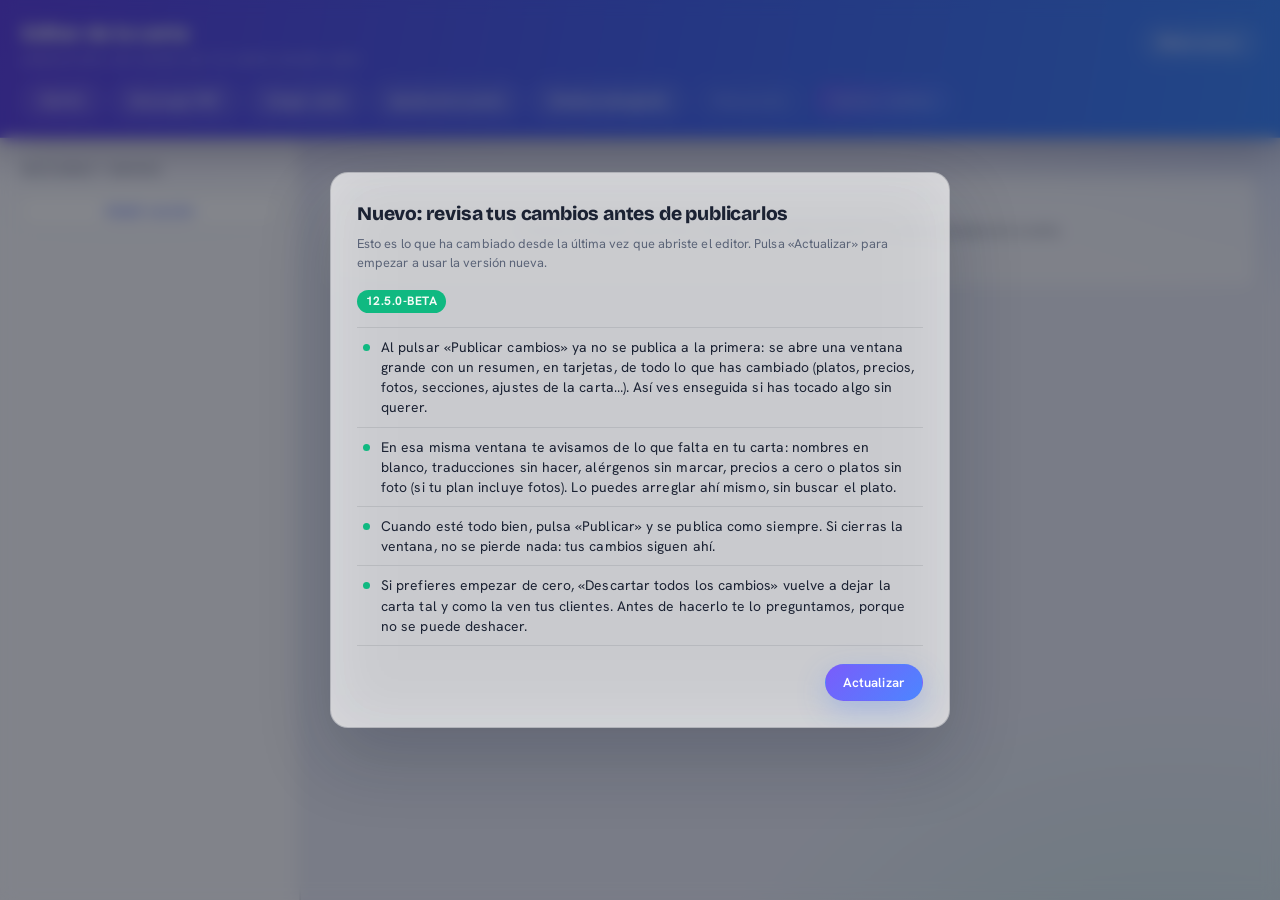
<file: index.html>
<!DOCTYPE html>
<html lang="es">
<head>
<meta charset="UTF-8">
<meta name="viewport" content="width=device-width, initial-scale=1.0">
<title>AdminApp</title>

<script>
/* Fija el tema antes de pintar, para que no haya parpadeo de color.
   Va aquí y no en un archivo aparte a propósito: tiene que ejecutarse
   antes de que el navegador dibuje nada. */
(function(){try{var t=localStorage.getItem('editorCartaUniversal.tema');
if(t!=='claro'&&t!=='oscuro'){t=(window.matchMedia&&matchMedia('(prefers-color-scheme: dark)').matches)?'oscuro':'claro';}
document.documentElement.setAttribute('data-tema',t);}catch(e){document.documentElement.setAttribute('data-tema','claro');}})();

/* Aplica el color principal elegido antes de pintar, para que no
   haya un fogonazo con el color de fábrica. Usa las variables ya
   calculadas que dejó guardadas el selector de color. */
(function(){try{var g=JSON.parse(localStorage.getItem("editorCartaUniversal.color")||"null");
if(!g||!g.vars)return;var t=document.documentElement.getAttribute("data-tema")==="oscuro"?"oscuro":"claro";
var v=g.vars[t]||g.vars.claro;for(var k in v)document.documentElement.style.setProperty(k,v[k]);}catch(e){}})();

/* Y el ancho del panel lateral que dejó puesto el usuario, para
   que no se vea saltar de un ancho a otro al abrir. */
(function(){try{var a=parseInt(localStorage.getItem("editorCartaUniversal.panelAncho"),10);
if(a>0)document.documentElement.style.setProperty("--panel-usuario",a+"px");}catch(e){}})();
</script>

<!-- Aplicación instalable -->
<link rel="manifest" href="manifest.json">
<meta name="theme-color" content="#0F2E52">
<link rel="icon" href="img/icono-192.png" sizes="192x192">
<link rel="apple-touch-icon" href="img/icono-180.png">
<meta name="apple-mobile-web-app-capable" content="yes">
<meta name="apple-mobile-web-app-title" content="Editor">

<link rel="preconnect" href="https://fonts.googleapis.com">
<link rel="preconnect" href="https://fonts.gstatic.com" crossorigin>
<link href="https://fonts.googleapis.com/css2?family=Bricolage+Grotesque:opsz,wght@12..96,700;12..96,800&family=Hanken+Grotesk:wght@400;500;700&display=swap" rel="stylesheet">

<link rel="stylesheet" href="css/base.css">
<link rel="stylesheet" href="css/desplazamiento.css">
<link rel="stylesheet" href="css/botones.css">
<link rel="stylesheet" href="css/formularios.css">
<link rel="stylesheet" href="css/barra.css">
<link rel="stylesheet" href="css/arbol.css">
<link rel="stylesheet" href="css/editor.css">
<link rel="stylesheet" href="css/destacados.css">
<link rel="stylesheet" href="css/imagenes.css">
<link rel="stylesheet" href="css/version.css">
<link rel="stylesheet" href="vista-previa/vista-previa.css">
<link rel="stylesheet" href="css/ventana-anuncio.css">
<link rel="stylesheet" href="css/revision.css">
<link rel="stylesheet" href="css/confirmar.css">
<link rel="stylesheet" href="css/pdf.css">
</head>
<body>

<div class="barra">
  <div class="barra__cabecera">
    <div class="barra__marca">
      <div class="barra__titulo">Editor de <span id="marcaNombre" data-nombre-editor>carta</span></div>
      <div class="barra__sub">Administra los datos de tu carta desde aquí</div>
    </div>
    <button class="btn btn--tema" id="btnTema" type="button" aria-pressed="false">Modo oscuro</button>
  </div>
  <div class="barra__acciones">
    <a class="btn btn--claro" id="btnAjustes" href="ajustes.html">Ajustes</a>
    <button class="btn btn--claro" id="btnPdf" type="button"
            title="Descargar la carta publicada en PDF para imprimir">Descargar PDF</button>
    <button class="btn btn--claro" id="btnCargar" type="button">Cargar carta</button>
    <button class="btn btn--claro" id="btnAjustesPagina" type="button"
            title="Colores, portada, fuentes, pie y redes de la carta">Ajustes de la carta</button>
    <button class="btn btn--claro" id="btnAnuncio" type="button"
            title="La ventanita que sale al abrir la carta, para destacar algo">Ventana emergente</button>
    <button class="btn btn--claro" id="btnVistaPrevia" type="button" disabled
            title="Trae la carta primero">Vista previa</button>
    <button class="btn btn--principal" id="btnPublicar" type="button" disabled>Publicar cambios</button>
  </div>
</div>

<p class="mensaje" id="mensaje" hidden></p>

<!-- Barrita de «dónde estoy»: solo se ve en el móvil y solo cuando el panel
     de secciones se ha quedado por encima de la pantalla. Al pulsarla se
     vuelve a la lista. -->
<button class="migas" id="migas" type="button" data-fuera aria-hidden="true" tabindex="-1"
        aria-label="Ir a la lista de secciones y grupos">
  <span class="migas__icono" aria-hidden="true">
    <svg viewBox="0 0 24 24" fill="none" stroke="currentColor" stroke-width="1.8"
         stroke-linecap="round" stroke-linejoin="round"><path d="M4.5 7h15M4.5 12h15M4.5 17h9.5"/></svg>
  </span>
  <span class="migas__texto">
    <span class="migas__seccion" id="migasSeccion"></span>
    <span class="migas__grupo" id="migasGrupo" hidden></span>
  </span>
  <span class="migas__accion" aria-hidden="true">
    <span>Cambiar</span>
    <svg viewBox="0 0 24 24" fill="none" stroke="currentColor" stroke-width="2.2"
         stroke-linecap="round" stroke-linejoin="round"><path d="m6 15 6-6 6 6"/></svg>
  </span>
</button>

<div class="taller">
  <aside class="panel" id="panelLateral">
    <!-- Este envoltorio es el que se queda pegado bajo la barra superior
         mientras el panel de fuera sigue llenando la columna de color. -->
    <div class="panel__interior">
      <h2 class="panel__titulo">Secciones y grupos</h2>
      <ul class="arbol" id="arbol"></ul>
      <button class="btn btn--suave" id="btnNuevaSeccion" type="button" style="width:100%">
        Añadir sección
      </button>
    </div>
  </aside>

  <div class="separador" id="separador" role="separator" aria-orientation="vertical"
       tabindex="0" aria-label="Ajustar el ancho del panel lateral"
       title="Arrastra para ajustar el ancho del panel"></div>

  <section class="zona" id="zona">
    <p class="vacio">Presiona el botón de arriba "Cargar carta" para mostrar los datos actuales de la carta.</p>
  </section>
</div>

<!-- ===== Ventana para subir y encuadrar una imagen ===== -->
<div class="modal" id="modalImagen" hidden role="dialog" aria-modal="true" aria-labelledby="modalImagenTitulo">
  <div class="modal__caja">
    <h2 class="modal__titulo" id="modalImagenTitulo">Imagen de la sección</h2>
    <p class="modal__pista" id="modalImagenPista"></p>

    <label class="campo">
      <span class="campo__etiqueta">Elegir una foto</span>
      <input type="file" id="imgArchivo" accept="image/jpeg,image/png,image/webp">
      <span class="campo__pista">Formatos aceptados: JPG, PNG o WEBP. Máximo 25 MB.</span>
    </label>

    <div class="recorte" id="recorte" hidden>
      <span class="campo__etiqueta">Encuadre</span>
      <canvas class="recorte__lienzo" id="imgLienzo" width="700" height="280"
              aria-label="Vista previa del recorte. Arrastra para mover la foto."></canvas>
      <div class="recorte__zoom">
        <span>Zoom</span>
        <input type="range" id="imgZoom" min="1" max="3" step="0.01" value="1">
      </div>
      <p class="recorte__nota">Arrastra la foto dentro del marco para elegir qué parte se ve.
        Lo que quede fuera del marco no aparecerá en la carta.</p>
    </div>

    <div class="foco-zona" id="focoZona" hidden>
      <span class="campo__etiqueta">Zona importante de la foto</span>
      <div class="foco-rejilla" id="focoRejilla" role="group"
           aria-label="Zona importante de la foto"></div>
      <p class="campo__pista">Según el ancho de la pantalla, la franja de la carta queda
        más baja o más estrecha de lo que has encuadrado y la foto se recorta un poco.
        Marca la casilla donde está lo que no se puede perder, para mantener siempre visible
        esa zona de la imagen.
        Ahora mismo: <b id="focoNombre">Centro</b>.</p>
    </div>

    <p class="mensaje mensaje--error" id="imgError" hidden></p>

    <div class="modal__acc">
      <button class="btn btn--peligro" id="btnQuitarImagen" type="button" hidden>Quitar imagen</button>
      <button class="btn btn--suave" id="btnRecuperarImagen" type="button" hidden>Recuperar la que quité</button>
      <button class="btn btn--suave" id="btnCerrarImagen" type="button">Cancelar</button>
      <button class="btn btn--principal" id="btnGuardarImagen" type="button" disabled>Guardar imagen</button>
    </div>
  </div>
</div>

<!-- ===== Elegir los idiomas extra =====
     Sale al cargar la carta si el plan incluye idiomas extra que todavía
     no se han elegido (ver idiomas.js). -->
<div class="modal" id="modalIdiomas" hidden role="dialog" aria-modal="true" aria-labelledby="idiomasTitulo">
  <div class="modal__caja">
    <h2 class="modal__titulo" id="idiomasTitulo">Elige tus idiomas extra</h2>
    <p class="modal__pista" id="idiomasPista"></p>
    <div class="idiomas-extra" id="idiomasCampos"></div>
    <div class="modal__acc">
      <button class="btn btn--suave" id="btnIdiomasLuego" type="button">Ahora no</button>
      <button class="btn btn--principal" id="btnIdiomasGuardar" type="button">Guardar idiomas</button>
    </div>
  </div>
</div>

<!-- ===== Ventana de novedades ===== -->
<div class="modal" id="modalActualizacion" hidden role="dialog" aria-modal="true" aria-labelledby="actTitulo">
  <div class="modal__caja">
    <h2 class="modal__titulo" id="actTitulo">Novedades del editor</h2>
    <p class="modal__pista">Esto es lo que ha cambiado desde la última vez que abriste el editor.
      Pulsa «Actualizar» para empezar a usar la versión nueva.</p>

    <p class="version-salto" id="actSalto" hidden></p>

    <ul class="novedades" id="actNovedades"></ul>

    <div class="modal__acc">
      <button class="btn btn--principal" id="btnActualizarAhora" type="button">Actualizar</button>
    </div>
  </div>
</div>

<!-- ===== Programa =====
     El orden importa: cada archivo usa cosas definidas en los
     anteriores. Si añades uno nuevo, colócalo en su sitio. -->
<script src="js/config.js"></script>
<script src="js/licencia.js"></script>
<script src="js/utiles.js"></script>
<script src="js/almacen.js"></script>
<script src="js/imagen-comprimir.js"></script>
<script src="js/estado.js"></script>
<script src="js/tema.js"></script>
<script src="js/color.js"></script>
<script src="js/panel.js"></script>
<script src="js/ajustes.js"></script>
<script src="js/idiomas.js"></script>
<script src="js/imagenes.js"></script>
<script src="js/imagen-recorte.js"></script>
<script src="js/nube.js"></script>
<script src="js/publicar.js"></script>
<script src="js/plantilla.js"></script>
<script src="js/publicar-pagina.js"></script>
<script src="js/vista.js"></script>
<script src="js/vista-arbol.js"></script>
<script src="js/vista-editor.js"></script>
<script src="js/destacados.js"></script>
<script src="js/portapapeles.js"></script>
<script src="js/sucesos.js"></script>
<script src="js/version.js"></script>
<script src="js/app.js"></script>
<script src="vista-previa/vista-previa.js"></script>
<script src="js/ventana-flotante.js"></script>
<script src="js/ventana-pagina.js"></script>
<script src="js/ventana-anuncio.js"></script>
<!-- «Revisar antes de publicar»: lo que sale al pulsar «Publicar cambios».
     pagina-enlaces y pagina-reparto son las de «Ajustes de la carta»: aquí
     solo se usan para saber cómo se llama cada red y cada app. -->
<script src="js/pagina-enlaces.js"></script>
<script src="js/pagina-reparto.js"></script>
<script src="js/dialogo-confirmar.js"></script>
<script src="js/revision-cambios.js"></script>
<script src="js/revision-avisos.js"></script>
<script src="js/revision-ventana.js"></script>

<!-- Librerias de terceros (jsPDF, html2canvas). Licencias en THIRD-PARTY-LICENSES.txt -->

<!-- Descargar la carta en PDF. Las dos primeras líneas son los motores
     (guardados dentro de la app para funcionar sin conexión); las demás,
     la función en sí. El orden importa: config -> datos -> maqueta ->
     paginado -> generar -> ventana. -->
<script src="vendor/jspdf.umd.min.js"></script>
<script src="vendor/html2canvas.min.js"></script>
<script src="js/pdf-config.js"></script>
<script src="js/pdf-datos.js"></script>
<script src="js/pdf-maqueta.js"></script>
<script src="js/pdf-paginado.js"></script>
<script src="js/pdf-generar.js"></script>
<script src="js/pdf-ventana.js"></script>
</body>
</html>
</file>
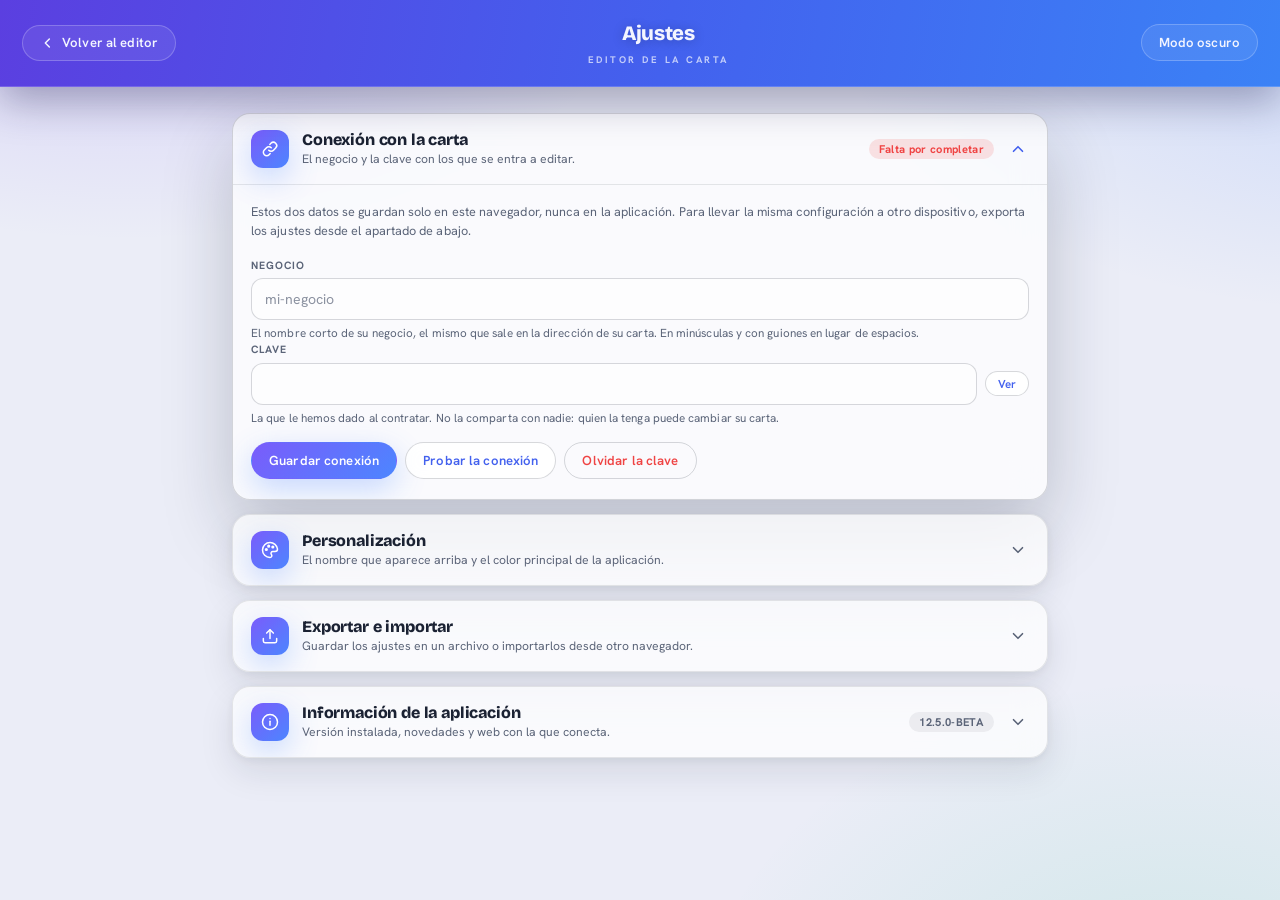
<file: ajustes.html>
<!DOCTYPE html>
<html lang="es">
<head>
<meta charset="UTF-8">
<meta name="viewport" content="width=device-width, initial-scale=1.0">
<title>Ajustes del editor</title>

<script>
/* Los mismos arranques que en index.html: el tema y el color, antes
   de pintar nada, para que no haya parpadeo de color al
   pasar de una página a la otra. */
(function(){try{var t=localStorage.getItem('editorCartaUniversal.tema');
if(t!=='claro'&&t!=='oscuro'){t=(window.matchMedia&&matchMedia('(prefers-color-scheme: dark)').matches)?'oscuro':'claro';}
document.documentElement.setAttribute('data-tema',t);}catch(e){document.documentElement.setAttribute('data-tema','claro');}})();

(function(){try{var g=JSON.parse(localStorage.getItem("editorCartaUniversal.color")||"null");
if(!g||!g.vars)return;var t=document.documentElement.getAttribute("data-tema")==="oscuro"?"oscuro":"claro";
var v=g.vars[t]||g.vars.claro;for(var k in v)document.documentElement.style.setProperty(k,v[k]);}catch(e){}})();
</script>

<!-- Aplicación instalable -->
<link rel="manifest" href="manifest.json">
<meta name="theme-color" content="#0F2E52">
<link rel="icon" href="img/icono-192.png" sizes="192x192">
<link rel="apple-touch-icon" href="img/icono-180.png">
<meta name="apple-mobile-web-app-capable" content="yes">
<meta name="apple-mobile-web-app-title" content="Editor">

<link rel="preconnect" href="https://fonts.googleapis.com">
<link rel="preconnect" href="https://fonts.gstatic.com" crossorigin>
<link href="https://fonts.googleapis.com/css2?family=Bricolage+Grotesque:opsz,wght@12..96,700;12..96,800&family=Hanken+Grotesk:wght@400;500;700&display=swap" rel="stylesheet">

<link rel="stylesheet" href="css/base.css">
<link rel="stylesheet" href="css/desplazamiento.css">
<link rel="stylesheet" href="css/botones.css">
<link rel="stylesheet" href="css/formularios.css">
<link rel="stylesheet" href="css/barra.css">
<link rel="stylesheet" href="css/ajustes.css">
<link rel="stylesheet" href="css/color.css">
<link rel="stylesheet" href="css/version.css">
</head>
<body data-pagina="ajustes">

<div class="barra">
  <div class="barra__cabecera">
    <a class="btn btn--claro btn--volver" href="./">
      <svg viewBox="0 0 24 24" fill="none" stroke="currentColor" stroke-width="2.2"
           stroke-linecap="round" stroke-linejoin="round" aria-hidden="true"><path d="m14 6-6 6 6 6"/></svg>
      Volver al editor
    </a>
    <div class="barra__marca barra__marca--centro">
      <div class="barra__titulo">Ajustes</div>
      <div class="barra__sub">Editor de <span data-nombre-editor>la carta</span></div>
    </div>
    <button class="btn btn--tema" id="btnTema" type="button" aria-pressed="false">Modo oscuro</button>
  </div>
</div>

<p class="mensaje" id="mensaje" hidden></p>

<main class="ajustes">

  <!-- ============ 1. Conexión con la página (la API KEY) ============ -->
  <article class="apartado" id="apConexion">
    <button class="apartado__cabecera" type="button" aria-expanded="false" aria-controls="cuerpoConexion">
      <span class="apartado__icono" aria-hidden="true">
        <svg viewBox="0 0 24 24" fill="none" stroke="currentColor" stroke-width="1.8"
             stroke-linecap="round" stroke-linejoin="round">
          <path d="M10.5 13.5a4 4 0 0 0 5.7 0l2.6-2.6a4 4 0 0 0-5.7-5.7l-1.3 1.3"/>
          <path d="M13.5 10.5a4 4 0 0 0-5.7 0l-2.6 2.6a4 4 0 0 0 5.7 5.7l1.3-1.3"/>
        </svg>
      </span>
      <span class="apartado__texto">
        <span class="apartado__titulo">Conexión con la carta</span>
        <span class="apartado__pista">El negocio y la clave con los que se entra a editar.</span>
      </span>
      <span class="apartado__estado" id="estadoConexion">—</span>
      <span class="apartado__flecha" aria-hidden="true">
        <svg viewBox="0 0 24 24" fill="none" stroke="currentColor" stroke-width="2.2"
             stroke-linecap="round" stroke-linejoin="round"><path d="m6 9 6 6 6-6"/></svg>
      </span>
    </button>

    <div class="apartado__cuerpo" id="cuerpoConexion" hidden>
      <p class="apartado__nota">Estos dos datos se guardan solo en este navegador, nunca en la
        aplicación. Para llevar la misma configuración a otro dispositivo, exporta los ajustes
        desde el apartado de abajo.</p>

      <label class="campo">
        <span class="campo__etiqueta">Negocio</span>
        <input type="text" id="cfgNegocio" autocomplete="off" spellcheck="false" placeholder="mi-negocio">
        <span class="campo__pista">El nombre corto de su negocio, el mismo que sale en la dirección
          de su carta. En minúsculas y con guiones en lugar de espacios.</span>
      </label>

      <label class="campo campo--clave">
        <span class="campo__etiqueta">Clave</span>
        <span class="campo__conboton">
          <input type="password" id="cfgClave" autocomplete="off" spellcheck="false">
          <button class="btn btn--suave btn--mini" id="btnVerClave" type="button" aria-pressed="false">Ver</button>
        </span>
        <span class="campo__pista">La que le hemos dado al contratar. No la comparta con nadie:
          quien la tenga puede cambiar su carta.</span>
      </label>

      <div class="ajustes__acciones">
        <button class="btn btn--principal" id="btnGuardarCfg" type="button">Guardar conexión</button>
        <button class="btn btn--suave" id="btnProbarCfg" type="button">Probar la conexión</button>
        <button class="btn btn--peligro" id="btnOlvidarClave" type="button">Olvidar la clave</button>
      </div>

      <dl class="ficha" id="fichaLicencia" hidden></dl>
    </div>
  </article>

  <!-- ============ 2. Personalización ============ -->
  <article class="apartado" id="apPersonalizacion">
    <button class="apartado__cabecera" type="button" aria-expanded="false" aria-controls="cuerpoPersonalizacion">
      <span class="apartado__icono" aria-hidden="true">
        <svg viewBox="0 0 24 24" fill="none" stroke="currentColor" stroke-width="1.8"
             stroke-linecap="round" stroke-linejoin="round">
          <path d="M12 3a9 9 0 1 0 0 18 2.2 2.2 0 0 0 1.7-3.6 2.2 2.2 0 0 1 1.7-3.6H18a3 3 0 0 0 3-3 9 9 0 0 0-9-7.8Z"/>
          <circle cx="7.6" cy="11.4" r="1"/><circle cx="10.4" cy="7.4" r="1"/><circle cx="15.4" cy="8.4" r="1"/>
        </svg>
      </span>
      <span class="apartado__texto">
        <span class="apartado__titulo">Personalización</span>
        <span class="apartado__pista">El nombre que aparece arriba y el color principal de la aplicación.</span>
      </span>
      <span class="apartado__flecha" aria-hidden="true">
        <svg viewBox="0 0 24 24" fill="none" stroke="currentColor" stroke-width="2.2"
             stroke-linecap="round" stroke-linejoin="round"><path d="m6 9 6 6 6-6"/></svg>
      </span>
    </button>

    <div class="apartado__cuerpo" id="cuerpoPersonalizacion" hidden>

      <section class="bloque">
        <h3 class="bloque__titulo">Nombre del editor</h3>
        <label class="campo">
          <span class="campo__etiqueta">Nombre</span>
          <input type="text" id="cfgNombre" autocomplete="off">
          <span class="campo__pista">Aparece en el título como «Editor de …».</span>
        </label>
        <p class="bloque__ejemplo">Se verá así: <b id="nombreEjemplo">Editor de la carta</b></p>
        <div class="ajustes__acciones">
          <button class="btn btn--principal" id="btnGuardarNombre" type="button">Guardar nombre</button>
        </div>
      </section>

      <section class="bloque">
        <h3 class="bloque__titulo">Color principal</h3>
        <p class="bloque__nota">Es el color de la barra de arriba, de los botones de acción y de la
          sección marcada. Se guarda en este navegador.</p>

        <div class="color__modos">
          <button class="chip" id="colorModoDegradado" type="button" aria-pressed="true">Degradado</button>
          <button class="chip" id="colorModoSolido" type="button" aria-pressed="false">Un color</button>
        </div>

        <div class="color__previa" id="colorPrevia">
          <span class="color__previa-titulo">Editor de la carta</span>
          <span class="color__previa-boton" id="colorPreviaBoton">Publicar cambios</span>
        </div>

        <div class="color__ruedas">
          <label class="color__rueda"><span class="campo__etiqueta">Color</span>
            <input type="color" id="colorC1" value="#7A5CFB"></label>
          <label class="color__rueda" id="colorSegundo"><span class="campo__etiqueta">Segundo color</span>
            <input type="color" id="colorC2" value="#4C86FF"></label>
        </div>

        <span class="campo__etiqueta">Combinaciones sugeridas</span>
        <div class="color__sugerencias" id="colorSugerencias">
          <button class="color__sugerencia" type="button" title="Violeta y azul (original)"
                  data-color-1="#7A5CFB" data-color-2="#4C86FF"
                  style="background:linear-gradient(135deg,#7A5CFB,#4C86FF)"></button>
          <button class="color__sugerencia" type="button" title="Esmeralda"
                  data-color-1="#0EA372" data-color-2="#34D399"
                  style="background:linear-gradient(135deg,#0EA372,#34D399)"></button>
          <button class="color__sugerencia" type="button" title="Atardecer"
                  data-color-1="#F97316" data-color-2="#EF4444"
                  style="background:linear-gradient(135deg,#F97316,#EF4444)"></button>
          <button class="color__sugerencia" type="button" title="Océano"
                  data-color-1="#0EA5E9" data-color-2="#14B8A6"
                  style="background:linear-gradient(135deg,#0EA5E9,#14B8A6)"></button>
          <button class="color__sugerencia" type="button" title="Frambuesa"
                  data-color-1="#DB2777" data-color-2="#8B5CF6"
                  style="background:linear-gradient(135deg,#DB2777,#8B5CF6)"></button>
          <button class="color__sugerencia" type="button" title="Azul marino"
                  data-color-1="#1E3A8A" style="background:#1E3A8A"></button>
          <button class="color__sugerencia" type="button" title="Grafito"
                  data-color-1="#334155" style="background:#334155"></button>
        </div>

        <div class="ajustes__acciones">
          <button class="btn btn--principal" id="btnColorGuardar" type="button">Guardar color</button>
          <button class="btn btn--peligro" id="btnColorRestaurar" type="button">Restaurar original</button>
        </div>
      </section>
    </div>
  </article>

  <!-- ============ 3. Exportar e importar ============ -->
  <article class="apartado" id="apCopia">
    <button class="apartado__cabecera" type="button" aria-expanded="false" aria-controls="cuerpoCopia">
      <span class="apartado__icono" aria-hidden="true">
        <svg viewBox="0 0 24 24" fill="none" stroke="currentColor" stroke-width="1.8"
             stroke-linecap="round" stroke-linejoin="round">
          <path d="M4 15v3a2 2 0 0 0 2 2h12a2 2 0 0 0 2-2v-3"/>
          <path d="M8 8.5 12 4.5l4 4"/><path d="M12 4.5V15"/>
        </svg>
      </span>
      <span class="apartado__texto">
        <span class="apartado__titulo">Exportar e importar</span>
        <span class="apartado__pista">Guardar los ajustes en un archivo o importarlos desde otro navegador.</span>
      </span>
      <span class="apartado__flecha" aria-hidden="true">
        <svg viewBox="0 0 24 24" fill="none" stroke="currentColor" stroke-width="2.2"
             stroke-linecap="round" stroke-linejoin="round"><path d="m6 9 6 6 6-6"/></svg>
      </span>
    </button>

    <div class="apartado__cuerpo" id="cuerpoCopia" hidden>
      <p class="apartado__nota">Los ajustes se guardan solo en este navegador, así que se pierden al
        cambiar de dispositivo, al borrar los datos del navegador o al reinstalar. Aquí puedes meterlos
        todos en un archivo y volver a soltarlos donde haga falta. <b>La carta no va dentro</b>: esa
        está en el servidor y se trae desde el editor.</p>

      <section class="bloque">
        <h3 class="bloque__titulo">Exportar</h3>
        <p class="bloque__nota">Se descarga un archivo <code>.json</code> con el negocio, el nombre
          del editor, el color principal y el modo claro u oscuro. La clave solo va si se pide.</p>

        <span class="campo__etiqueta">Qué más incluir</span>
        <div class="chips">
          <button class="chip" id="btnIncluirToken" type="button" aria-pressed="false">Incluir la clave</button>
        </div>
        <p class="bloque__aviso" id="copiaAvisoToken" hidden>
          Con la clave dentro, cualquiera que abra el archivo puede entrar a la carta y cambiarla.
          Si la incluye, no comparta este archivo con nadie.</p>

        <div class="ajustes__acciones">
          <button class="btn btn--principal" id="btnExportar" type="button">Descargar archivo de ajustes</button>
        </div>
      </section>

      <section class="bloque">
        <h3 class="bloque__titulo">Importar</h3>
        <p class="bloque__nota">Elige un archivo exportado desde aquí. Antes de cambiar nada se te
          enseña lo que trae dentro; solo se aplica cuando lo confirmas.</p>

        <label class="campo">
          <span class="campo__etiqueta">Archivo de ajustes</span>
          <input type="file" id="importArchivo" accept="application/json,.json">
          <span class="campo__pista">Lo que traiga el archivo sustituye a lo que haya ahora; lo que no
            traiga se queda como está.</span>
        </label>

        <dl class="ficha" id="importFicha" hidden></dl>

        <p class="bloque__aviso" id="importFuturo" hidden>
          Este archivo se hizo con una versión más nueva del editor. Se importará lo que se entienda;
          si algo no aparece, actualiza la aplicación y vuelve a probar.</p>

        <div class="ajustes__acciones">
          <button class="btn btn--principal" id="btnImportar" type="button" disabled>Importar estos ajustes</button>
          <button class="btn btn--suave" id="btnImportarCancelar" type="button">Cancelar</button>
        </div>
      </section>
    </div>
  </article>

  <!-- ============ 5. Información de la aplicación ============ -->
  <article class="apartado" id="apInformacion">
    <button class="apartado__cabecera" type="button" aria-expanded="false" aria-controls="cuerpoInformacion">
      <span class="apartado__icono" aria-hidden="true">
        <svg viewBox="0 0 24 24" fill="none" stroke="currentColor" stroke-width="1.8"
             stroke-linecap="round" stroke-linejoin="round">
          <circle cx="12" cy="12" r="9"/><path d="M12 11v5"/><path d="M12 7.8h.01"/>
        </svg>
      </span>
      <span class="apartado__texto">
        <span class="apartado__titulo">Información de la aplicación</span>
        <span class="apartado__pista">Versión instalada, novedades y web con la que conecta.</span>
      </span>
      <span class="apartado__estado" id="estadoVersion">—</span>
      <span class="apartado__flecha" aria-hidden="true">
        <svg viewBox="0 0 24 24" fill="none" stroke="currentColor" stroke-width="2.2"
             stroke-linecap="round" stroke-linejoin="round"><path d="m6 9 6 6 6-6"/></svg>
      </span>
    </button>

    <div class="apartado__cuerpo" id="cuerpoInformacion" hidden>

      <section class="bloque">
        <h3 class="bloque__titulo">Versión instalada</h3>
        <p class="version-salto"><b id="infoVersion">Versión —</b>
          <span id="infoFecha">Fecha de publicación desconocida</span></p>
        <p class="bloque__nota" id="infoTitulo">Novedades del editor</p>
        <ul class="novedades" id="infoCambios"></ul>
      </section>

      <section class="bloque">
        <h3 class="bloque__titulo">Web con la que conecta</h3>
        <p class="bloque__nota">Es la página que se actualiza al pulsar «Publicar cambios».
          Su dirección sale del nombre del negocio.</p>

        <dl class="ficha">
          <div class="ficha__fila">
            <dt>Nombre</dt><dd id="fichaSitioNombre">Sin nombre</dd>
          </div>
          <div class="ficha__fila">
            <dt>Dirección</dt>
            <dd><a class="ficha__enlace" id="fichaSitioUrl" target="_blank" rel="noopener noreferrer"
                   aria-disabled="true">Sin dirección todavía</a></dd>
          </div>
          <div class="ficha__fila">
            <dt>Negocio</dt><dd id="fichaNegocio">Sin configurar</dd>
          </div>
        </dl>

        <label class="campo"><span class="campo__etiqueta">Nombre de la web</span>
          <input type="text" id="sitioNombre" autocomplete="off">
          <span class="campo__pista">Solo para reconocerla aquí. La dirección se calcula sola a
            partir del negocio.</span></label>

        <div class="ajustes__acciones">
          <button class="btn btn--principal" id="btnGuardarSitio" type="button">Guardar</button>
        </div>
      </section>
    </div>
  </article>

</main>

<!-- ===== Programa =====
     El orden importa: cada archivo usa cosas definidas en los
     anteriores. Si añades uno nuevo, colócalo en su sitio. -->
<script src="js/config.js"></script>
<script src="js/utiles.js"></script>
<script src="js/imagen-comprimir.js"></script>
<script src="js/tema.js"></script>
<script src="js/ajustes.js"></script>
<script src="js/nube.js"></script>
<script src="js/color.js"></script>
<script src="js/color-ui.js"></script>
<script src="js/version.js"></script>
<script src="js/pagina-ajustes.js"></script>
<script src="js/copia-ajustes.js"></script>
</body>
</html>
</file>
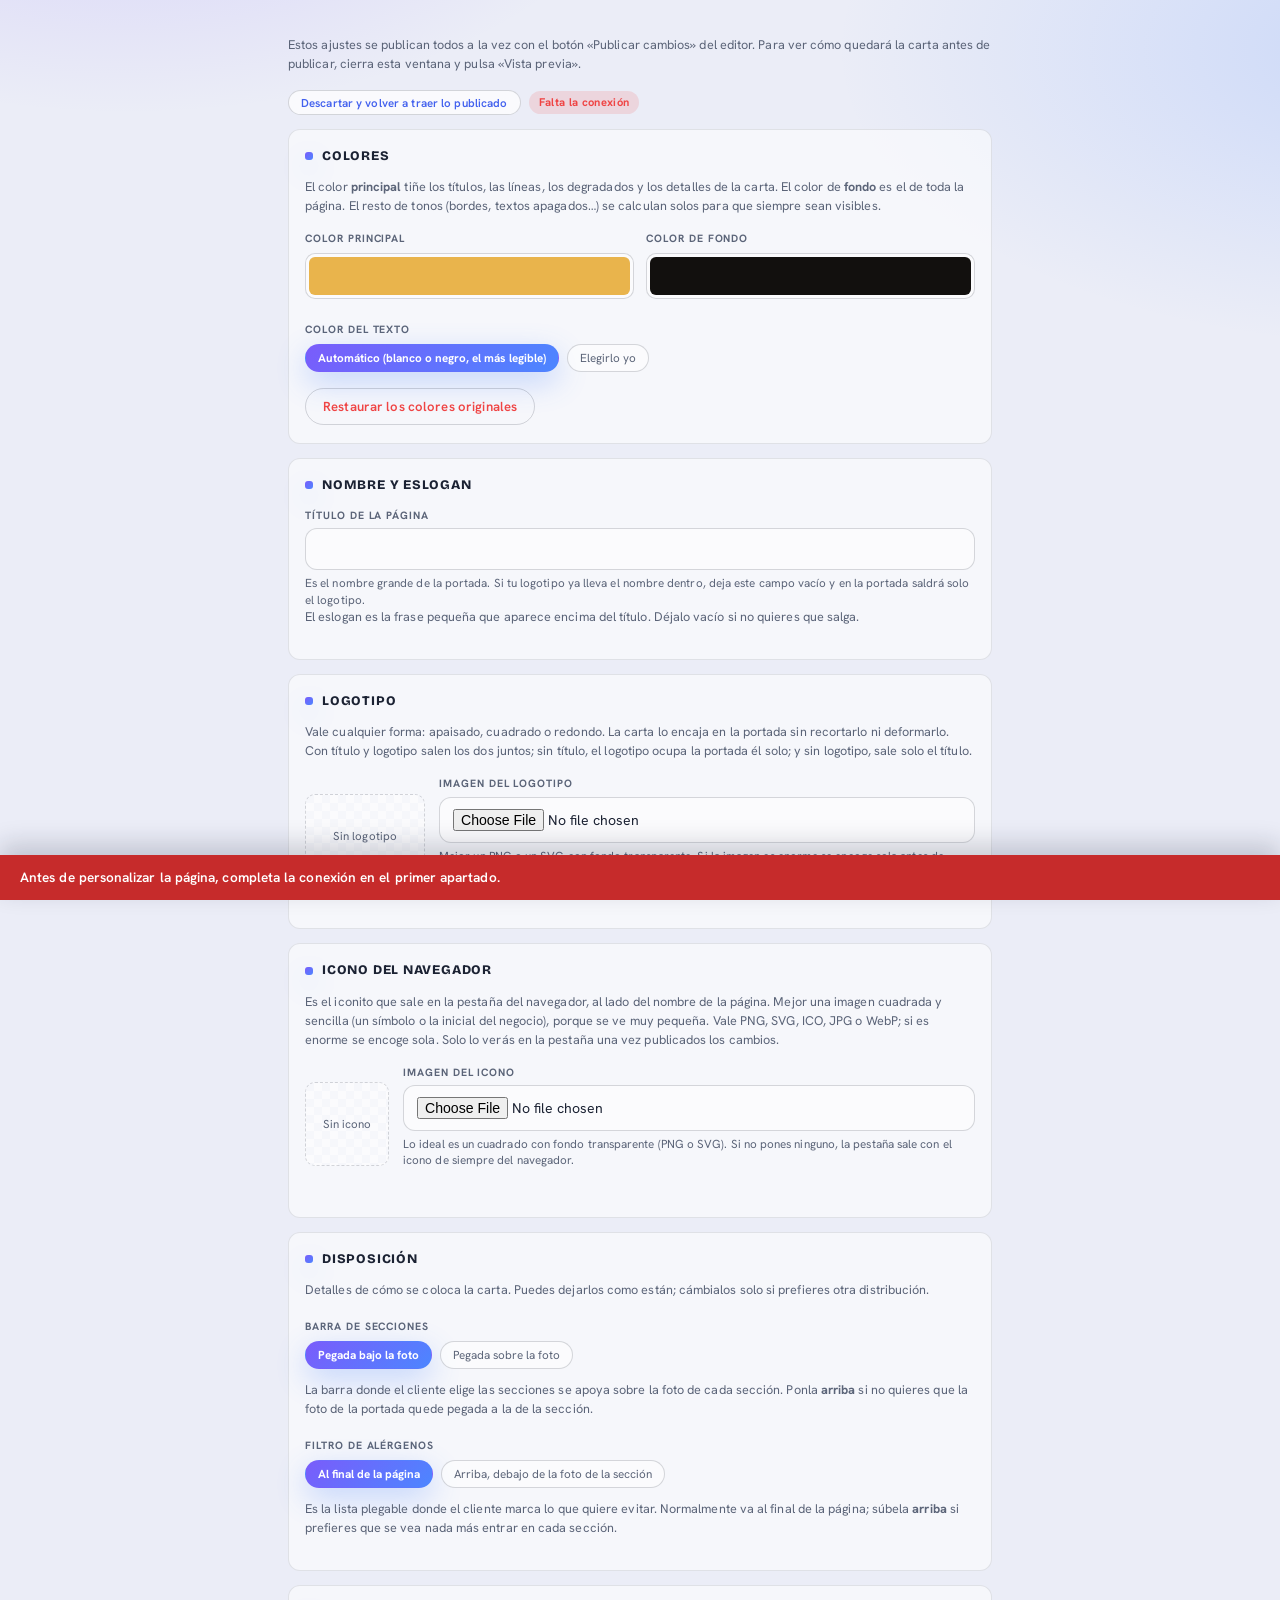
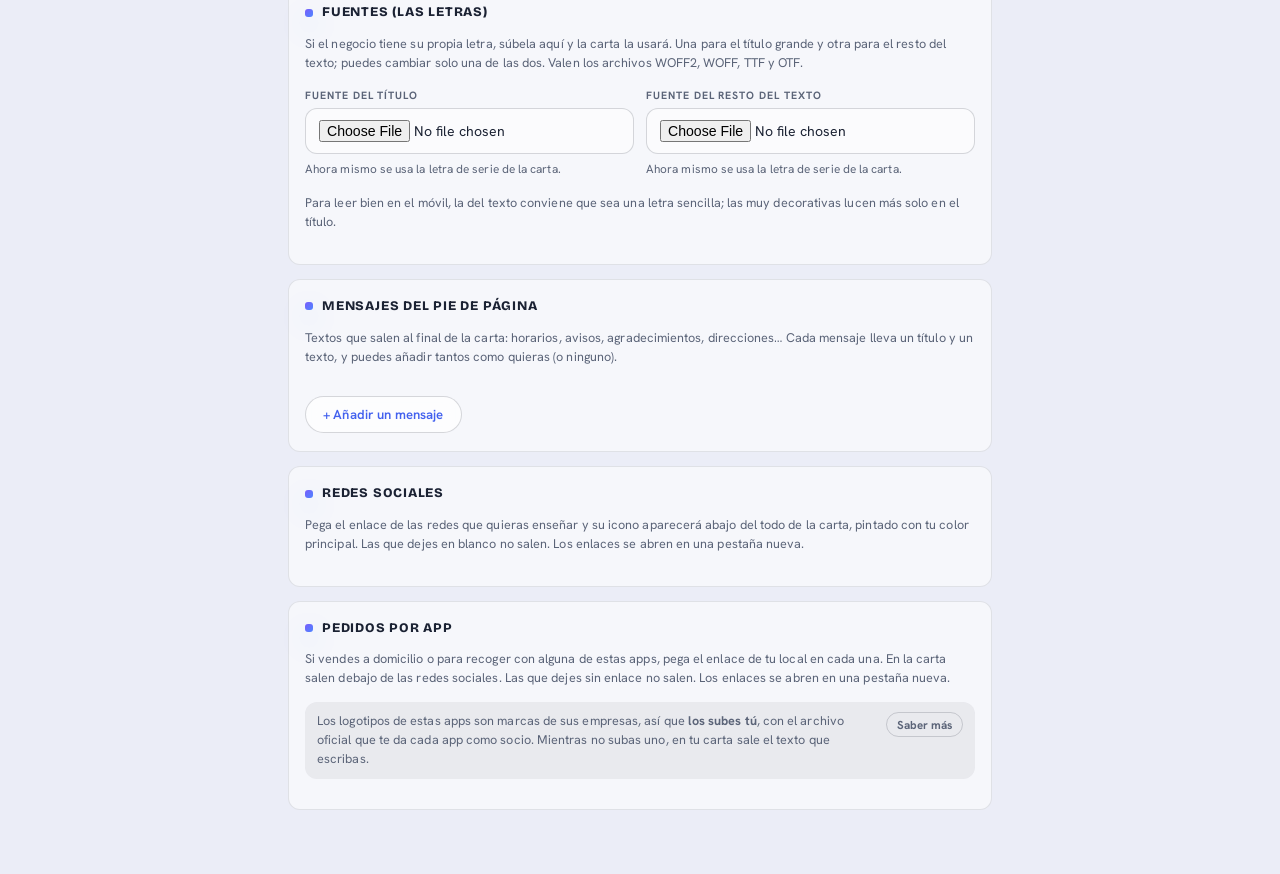
<file: pagina.html>
<!DOCTYPE html>
<html lang="es">
<head>
<meta charset="UTF-8">
<meta name="viewport" content="width=device-width, initial-scale=1.0">
<title>Ajustes de la carta</title>

<!-- El mismo arranque de tema y color que el editor, para que la ventana
     tenga el mismo aspecto y no parpadee. -->
<script>
(function(){try{var t=localStorage.getItem('editorCartaUniversal.tema');
if(t!=='claro'&&t!=='oscuro'){t=(window.matchMedia&&matchMedia('(prefers-color-scheme: dark)').matches)?'oscuro':'claro';}
document.documentElement.setAttribute('data-tema',t);}catch(e){document.documentElement.setAttribute('data-tema','claro');}})();
(function(){try{var g=JSON.parse(localStorage.getItem("editorCartaUniversal.color")||"null");
if(!g||!g.vars)return;var t=document.documentElement.getAttribute("data-tema")==="oscuro"?"oscuro":"claro";
var v=g.vars[t]||g.vars.claro;for(var k in v)document.documentElement.style.setProperty(k,v[k]);}catch(e){}})();
</script>

<link rel="preconnect" href="https://fonts.googleapis.com">
<link rel="preconnect" href="https://fonts.gstatic.com" crossorigin>
<link href="https://fonts.googleapis.com/css2?family=Bricolage+Grotesque:opsz,wght@12..96,700;12..96,800&family=Hanken+Grotesk:wght@400;500;700&display=swap" rel="stylesheet">

<link rel="stylesheet" href="css/base.css">
<link rel="stylesheet" href="css/desplazamiento.css">
<link rel="stylesheet" href="css/botones.css">
<link rel="stylesheet" href="css/formularios.css">
<link rel="stylesheet" href="css/ajustes.css">
<link rel="stylesheet" href="css/color.css">
<link rel="stylesheet" href="css/apariencia.css">
<link rel="stylesheet" href="css/pagina.css">
</head>
<body data-pagina="pagina">

<main class="pagina-ventana">
  <p class="apartado__nota">Estos ajustes se publican todos a la vez con el botón «Publicar cambios»
    del editor. Para ver cómo quedará la carta antes de publicar, cierra esta ventana y pulsa
    «Vista previa».</p>

  <div class="ajustes__acciones">
    <button class="btn btn--suave btn--mini" id="btnAparRecargar" type="button">Descartar y volver a traer lo publicado</button>
    <span class="apariencia__estado" id="estadoPagina">—</span>
  </div>

  <!-- ===== Colores ===== -->
  <section class="bloque">
    <h3 class="bloque__titulo">Colores</h3>
    <p class="bloque__nota">El color <b>principal</b> tiñe los títulos, las líneas, los degradados
      y los detalles de la carta. El color de <b>fondo</b> es el de toda la página. El resto de
      tonos (bordes, textos apagados…) se calculan solos para que siempre sean visibles.</p>

    <div class="color__ruedas">
      <label class="color__rueda"><span class="campo__etiqueta">Color principal</span>
        <input type="color" id="aparColorPrincipal" value="#E9B44C"></label>
      <label class="color__rueda"><span class="campo__etiqueta">Color de fondo</span>
        <input type="color" id="aparColorFondo" value="#12100E"></label>
    </div>

    <span class="campo__etiqueta">Color del texto</span>
    <div class="apariencia__texto-modos">
      <button class="chip" id="aparTextoAuto" type="button" aria-pressed="true">Automático (blanco o negro, el más legible)</button>
      <button class="chip" id="aparTextoManual" type="button" aria-pressed="false">Elegirlo yo</button>
    </div>
    <div class="color__ruedas" id="aparTextoRueda" hidden>
      <label class="color__rueda"><span class="campo__etiqueta">Color del texto</span>
        <input type="color" id="aparColorTexto" value="#F4EFE7"></label>
    </div>

    <div class="ajustes__acciones">
      <button class="btn btn--peligro" id="btnAparColoresOriginales" type="button">Restaurar los colores originales</button>
    </div>
  </section>

  <!-- ===== Nombre y eslogan ===== -->
  <section class="bloque">
    <h3 class="bloque__titulo">Nombre y eslogan</h3>
    <label class="campo">
      <span class="campo__etiqueta">Título de la página</span>
      <input type="text" id="aparTitulo" autocomplete="off">
      <span class="campo__pista">Es el nombre grande de la portada. Si tu logotipo ya lleva el
        nombre dentro, deja este campo vacío y en la portada saldrá solo el logotipo.</span>
    </label>
    <!-- Una casilla por cada idioma de la carta (la pone pagina-apariencia.js). -->
    <div class="ajustes__rejilla" id="aparEslogan"></div>
    <p class="bloque__nota">El eslogan es la frase pequeña que aparece encima del título.
      Déjalo vacío si no quieres que salga.</p>
  </section>

  <!-- ===== Logotipo ===== -->
  <section class="bloque" id="bloqueLogo">
    <h3 class="bloque__titulo">Logotipo</h3>
    <p class="bloque__nota">Vale cualquier forma: apaisado, cuadrado o redondo. La carta lo
      encaja en la portada sin recortarlo ni deformarlo. Con título y logotipo salen los dos
      juntos; sin título, el logotipo ocupa la portada él solo; y sin logotipo, sale solo el título.</p>

    <div class="apariencia__logo-fila">
      <div class="apariencia__logo-marco">
        <img id="aparLogoImg" alt="Logotipo actual" hidden>
        <span class="apariencia__logo-vacio" id="aparLogoVacio">Sin logotipo</span>
      </div>
      <div class="apariencia__logo-datos">
        <label class="campo">
          <span class="campo__etiqueta">Imagen del logotipo</span>
          <input type="file" id="aparLogoArchivo" accept="image/png,image/jpeg,image/webp,image/svg+xml,image/gif">
          <span class="campo__pista">Mejor un PNG o un SVG con fondo transparente. Si la imagen
            es enorme se encoge sola antes de subirla.</span>
        </label>
        <div class="ajustes__acciones">
          <button class="btn btn--peligro btn--mini" id="btnAparLogoQuitar" type="button" hidden>Quitar el logotipo</button>
        </div>
      </div>
    </div>
  </section>

  <!-- ===== Icono del navegador (favicon) ===== -->
  <section class="bloque" id="bloqueFavicon">
    <h3 class="bloque__titulo">Icono del navegador</h3>
    <p class="bloque__nota">Es el iconito que sale en la pestaña del navegador, al lado del
      nombre de la página. Mejor una imagen cuadrada y sencilla (un símbolo o la inicial del
      negocio), porque se ve muy pequeña. Vale PNG, SVG, ICO, JPG o WebP; si es enorme se
      encoge sola. Solo lo verás en la pestaña una vez publicados los cambios.</p>

    <div class="apariencia__favicon-fila">
      <div class="apariencia__favicon-marco">
        <img id="aparFaviconImg" alt="Icono actual del navegador" hidden>
        <span class="apariencia__favicon-vacio" id="aparFaviconVacio">Sin icono</span>
      </div>
      <div class="apariencia__favicon-datos">
        <label class="campo">
          <span class="campo__etiqueta">Imagen del icono</span>
          <input type="file" id="aparFaviconArchivo"
                 accept="image/png,image/svg+xml,image/x-icon,image/vnd.microsoft.icon,.ico,image/jpeg,image/webp">
          <span class="campo__pista">Lo ideal es un cuadrado con fondo transparente (PNG o SVG).
            Si no pones ninguno, la pestaña sale con el icono de siempre del navegador.</span>
        </label>
        <div class="ajustes__acciones">
          <button class="btn btn--peligro btn--mini" id="btnAparFaviconQuitar" type="button" hidden>Quitar el icono</button>
        </div>
      </div>
    </div>
  </section>

  <!-- ===== Fondo de la portada ===== -->
  <!-- Es una «imagen decorativa»: los planes que no la incluyen (Básico)
       no ven este apartado. Lo esconde pagina-apariencia.js según el plan. -->
  <section class="bloque" id="bloqueFondoPortada" hidden>
    <h3 class="bloque__titulo">Fondo de la portada</h3>
    <p class="bloque__nota">Una foto detrás del título, el eslogan y el logotipo. La carta la
      oscurece un poco sola, para que el texto se lea encima. Como la portada es alta y estrecha
      en el móvil y baja y ancha en el ordenador, la foto se recorta según la pantalla: marca en
      la cuadrícula qué parte de la imagen es la importante para evitar que se corte sin importar
      el ancho o el alto de la pantalla.</p>

    <div class="apariencia__fondo-fila">
      <div class="apariencia__fondo-marco">
        <img id="aparFondoImg" alt="Fondo actual de la portada" hidden>
        <span class="apariencia__fondo-vacio" id="aparFondoVacio">Sin foto de fondo</span>
        <div class="foco-rejilla" id="aparFondoRejilla" role="group"
             aria-label="Zona importante de la foto" hidden></div>
      </div>
      <div class="apariencia__fondo-datos">
        <label class="campo">
          <span class="campo__etiqueta">Foto de la portada</span>
          <input type="file" id="aparFondoArchivo" accept="image/png,image/jpeg,image/webp">
          <span class="campo__pista">Mejor una foto apaisada y bien iluminada. Si es enorme se
            encoge sola antes de subirla.</span>
        </label>
        <p class="campo__pista" id="aparFondoFocoRotulo"></p>
        <div class="ajustes__acciones">
          <button class="btn btn--peligro btn--mini" id="btnAparFondoQuitar" type="button" hidden>Quitar la foto</button>
        </div>
      </div>
    </div>
  </section>

  <!-- ===== Disposición ===== -->
  <section class="bloque">
    <h3 class="bloque__titulo">Disposición</h3>
    <p class="bloque__nota">Detalles de cómo se coloca la carta. Puedes dejarlos como
      están; cámbialos solo si prefieres otra distribución.</p>

    <!-- Solo en las plantillas que dejan mover la barra (barraMovible en
         PERFILES_DE_PLANTILLA): pagina-apariencia.js la esconde en las demás. -->
    <div id="bloqueBarra">
      <span class="campo__etiqueta">Barra de secciones</span>
      <div class="apariencia__texto-modos" id="aparBarra" role="group"
           aria-label="Dónde se apoya la barra de secciones">
        <button class="chip" type="button" data-valor="inferior" aria-pressed="true">Pegada bajo la foto</button>
        <button class="chip" type="button" data-valor="superior" aria-pressed="false">Pegada sobre la foto</button>
      </div>
      <p class="bloque__nota">La barra donde el cliente elige las secciones se apoya sobre la
        foto de cada sección. Ponla <b>arriba</b> si no quieres que la foto de la portada quede
        pegada a la de la sección.</p>
    </div>

    <span class="campo__etiqueta">Filtro de alérgenos</span>
    <div class="apariencia__texto-modos" id="aparAlergenos" role="group"
         aria-label="Dónde aparece el filtro de alérgenos">
      <button class="chip" type="button" data-valor="abajo" aria-pressed="true">Al final de la página</button>
      <button class="chip" type="button" data-valor="arriba" aria-pressed="false">Arriba, debajo de la foto de la sección</button>
    </div>
    <p class="bloque__nota">Es la lista plegable donde el cliente marca lo que quiere evitar.
      Normalmente va al final de la página; súbela <b>arriba</b> si prefieres que se vea nada
      más entrar en cada sección.</p>
  </section>

  <!-- ===== Fuentes ===== -->
  <section class="bloque" id="bloqueFuentes">
    <h3 class="bloque__titulo">Fuentes (las letras)</h3>
    <p class="bloque__nota">Si el negocio tiene su propia letra, súbela aquí y la carta la usará.
      Una para el título grande y otra para el resto del texto; puedes cambiar solo una de las
      dos. Valen los archivos WOFF2, WOFF, TTF y OTF.</p>

    <div class="ajustes__rejilla">
      <div>
        <label class="campo">
          <span class="campo__etiqueta">Fuente del título</span>
          <input type="file" id="aparFuenteTitulo" accept=".woff2,.woff,.ttf,.otf">
        </label>
        <p class="apariencia__fuente-estado" id="aparFuenteTituloEstado">Ahora mismo se usa la letra de serie de la carta.</p>
        <div class="ajustes__acciones">
          <button class="btn btn--peligro btn--mini" id="btnAparFuenteTituloQuitar" type="button" hidden>Volver a la letra de serie</button>
        </div>
      </div>
      <div>
        <label class="campo">
          <span class="campo__etiqueta">Fuente del resto del texto</span>
          <input type="file" id="aparFuenteTexto" accept=".woff2,.woff,.ttf,.otf">
        </label>
        <p class="apariencia__fuente-estado" id="aparFuenteTextoEstado">Ahora mismo se usa la letra de serie de la carta.</p>
        <div class="ajustes__acciones">
          <button class="btn btn--peligro btn--mini" id="btnAparFuenteTextoQuitar" type="button" hidden>Volver a la letra de serie</button>
        </div>
      </div>
    </div>
    <p class="bloque__nota">Para leer bien en el móvil, la del texto conviene que sea una letra
      sencilla; las muy decorativas lucen más solo en el título.</p>
  </section>

  <!-- ===== Mensajes del pie de página ===== -->
  <section class="bloque">
    <h3 class="bloque__titulo">Mensajes del pie de página</h3>
    <p class="bloque__nota">Textos que salen al final de la carta: horarios, avisos,
      agradecimientos, direcciones… Cada mensaje lleva un título y un texto, y puedes añadir
      tantos como quieras (o ninguno).</p>

    <div class="pie-bloques" id="aparPieBloques"></div>

    <div class="ajustes__acciones">
      <button class="btn btn--suave" id="btnAparPieAnadir" type="button">+ Añadir un mensaje</button>
    </div>
  </section>

  <!-- ===== Redes sociales ===== -->
  <section class="bloque">
    <h3 class="bloque__titulo">Redes sociales</h3>
    <p class="bloque__nota">Pega el enlace de las redes que quieras enseñar y su icono aparecerá
      abajo del todo de la carta, pintado con tu color principal. Las que dejes en blanco no
      salen. Los enlaces se abren en una pestaña nueva.</p>
    <div class="enlaces" id="aparPieRedes"></div>
  </section>

  <!-- ===== Pedidos por app ===== -->
  <section class="bloque">
    <h3 class="bloque__titulo">Pedidos por app</h3>
    <p class="bloque__nota">Si vendes a domicilio o para recoger con alguna de estas apps, pega el
      enlace de tu local en cada una. En la carta salen debajo de las redes sociales. Las que dejes
      sin enlace no salen. Los enlaces se abren en una pestaña nueva.</p>

    <div class="reparto-aviso">
      <p class="reparto-aviso__texto">Los logotipos de estas apps son marcas de sus empresas, así que
        <b>los subes tú</b>, con el archivo oficial que te da cada app como socio. Mientras no subas
        uno, en tu carta sale el texto que escribas.</p>
      <button class="reparto-aviso__mas" id="btnRepartoSaberMas" type="button"
              aria-expanded="false" aria-controls="repartoSaberMas">Saber más</button>
    </div>

    <div class="reparto-legal" id="repartoSaberMas" hidden>
      <h4>¿Por qué el logotipo lo subes tú?</h4>
      <p>El permiso para usar el logotipo de una app lo da la propia app a los locales que venden
        con ella: es parte de tu acuerdo como socio. Nosotros no somos socios de esas apps, así que
        no podemos ponerlo por ti. Lo que hacemos es enseñar en tu carta el archivo que subas tú.</p>

      <h4>Qué dice la ley</h4>
      <p>La Ley de Marcas deja nombrar una marca ajena para decir algo que es verdad, como «pide
        en Glovo», siempre que se haga de forma honrada y no parezca que la app te patrocina
        (artículo 37). Para usar su logotipo, además, mandan las normas de cada app.</p>

      <h4>Lo que pide cada app</h4>
      <ul>
        <li><b>Uber Eats:</b> da sus logotipos e iconos a los locales en su web para socios
          («Co-marketing tools»). No se pueden cambiar de color ni deformar, y pide que su equipo
          de marca («Brand Desk») dé el visto bueno antes de usarlos.</li>
        <li><b>Deliveroo:</b> su contrato de socio te deja usar su marca para anunciar que estás en
          Deliveroo, siguiendo sus normas de marca.</li>
        <li><b>Glovo:</b> lo regula tu acuerdo de socio. Pide los archivos y sus normas en Glovo
          Partners o a tu gestor de Glovo.</li>
        <li><b>Just Eat:</b> lo mismo: en su Partner Centre o a tu gestor de Just Eat.</li>
        <li><b>Too Good To Go:</b> tiene un paquete con sus logotipos en su web («Media assets»).</li>
      </ul>

      <h4>Consejos</h4>
      <ul>
        <li>Usa el archivo oficial, tal cual: sin cambiarle colores ni recortarlo.</li>
        <li>Mejor el icono cuadrado de la app. Si subes un logotipo alargado, se encoge para caber
          en el mismo hueco que los demás, sin deformarse.</li>
        <li>Pon solo las apps en las que de verdad vendes.</li>
        <li>Si no sabes de dónde sacar el logotipo, escríbenos y te ayudamos.</li>
      </ul>
      <p class="reparto-legal__nota">Esto es información general, no asesoramiento legal. Ante la
        duda, pregunta a la app.</p>
    </div>

    <p class="campo__pista" id="repartoSinLogos" hidden>Tu plan no incluye imágenes decorativas, así
      que en tu carta sale el texto de cada app.</p>

    <div class="reparto-lista" id="aparPieReparto"></div>
  </section>
</main>

<p class="mensaje" id="mensaje" hidden></p>

<script src="js/config.js"></script>
<script src="js/licencia.js"></script>
<script src="js/utiles.js"></script>
<script src="js/almacen.js"></script>
<script src="js/ajustes.js"></script>
<script src="js/nube.js"></script>
<script src="js/plantilla.js"></script>
<script src="js/idiomas.js"></script>
<script src="js/imagen-comprimir.js"></script>
<script src="js/pagina-enlaces.js"></script>
<script src="js/pagina-reparto.js"></script>
<script src="js/pagina-apariencia.js"></script>
</body>
</html>
</file>
<file: css/base.css>
/* =========================================================
   BASE
   Colores, tema claro/oscuro, tipografía y utilidades que
   usa toda la aplicación.
   Lenguaje visual: fondo "aurora" con degradados suaves,
   superficies de cristal esmerilado (blur), acento violeta→azul
   y sombras suaves. Cambiar el acento o el fondo aquí cambia
   toda la app.
   ========================================================= */

:root{
  /* Superficies */
  --marfil:#EBEDF7;                       /* base del fondo */
  --marfil-alto:rgba(255,255,255,.72);    /* cristal esmerilado (tarjetas, panel) */
  --velo:rgba(255,255,255,.55);           /* relleno hundido (inputs) */
  --solido:#FFFFFF;                        /* superficie totalmente opaca */
  /* Fondo aurora de la página */
  --fondo:
    radial-gradient(900px 520px at 10% -8%, rgba(122,92,251,.22), transparent 60%),
    radial-gradient(1040px 540px at 110% 2%, rgba(76,134,255,.20), transparent 55%),
    radial-gradient(820px 640px at 92% 118%, rgba(16,185,129,.14), transparent 60%),
    var(--marfil);
  /* Barra superior */
  --grad-barra:linear-gradient(100deg,#5B3FE0 0%,#4361EE 52%,#3B82F6 100%);
  --barra-texto:#F3F5FF;
  /* Acento (degradado violeta → azul) */
  --acento-1:#7A5CFB; --acento-2:#4C86FF;
  --grad:linear-gradient(135deg,var(--acento-1),var(--acento-2));
  --acento-tenue:rgba(122,92,251,.12);
  --glow:0 10px 30px rgba(76,134,255,.30);
  /* Texto SOBRE el acento, y acento usado COMO texto sobre fondo claro.
     El selector de color los recalcula para que siempre se lean. */
  --sobre-acento:#FFFFFF;
  --acento-texto:#4361EE;
  --grad-texto:linear-gradient(135deg,#6D4CF0,#3B6FE0);
  /* Veladuras y bordes DENTRO de la barra. Son claros porque la barra
     es oscura; si el usuario elige un color claro, el selector de color
     los cambia a oscuros para que se sigan viendo. */
  --barra-velo:rgba(255,255,255,.08);
  --barra-velo-mas:rgba(255,255,255,.18);
  --barra-borde:rgba(255,255,255,.22);
  --barra-borde-mas:rgba(255,255,255,.42);
  --barra-sub:rgba(243,245,255,.72);
  --sobre-acento-velo:rgba(255,255,255,.22);
  --acento-borde:transparent;
  /* Acentos secundarios */
  --naranja:#F97316; --naranja-hondo:#EA6A0C;   /* cálido, uso puntual */
  --verde:#10B981;   --verde-hondo:#0EA372;     /* esmeralda: acciones positivas */
  /* Veladuras verdes: el mismo papel que --acento-tenue pero en esmeralda.
     Se usan para marcar el grupo elegido en el árbol sin recargar la vista. */
  --verde-tenue:rgba(16,185,129,.13);
  --verde-tenue-mas:rgba(16,185,129,.20);
  --verde-texto:#0A6E4E;                        /* verde legible sobre fondo claro */
  /* Texto */
  --tinta:#1B2233; --tinta-suave:#5B6478;
  /* Estados y líneas */
  --aviso:#EF4444; --bien:#10B981;
  --linea:rgba(23,29,45,.10);
  --linea-fuerte:rgba(23,29,45,.17);
  --guia:rgba(23,29,45,.14);
  /* Color de TODAS las barras de desplazamiento (ver css/desplazamiento.css).
     Van teñidas del violeta del acento, no de gris: así la barra se lee
     como una pieza más del editor. En reposo, discreta; al pasar el ratón
     por encima, casi a pleno color. */
  --desliz:rgba(91,63,224,.38);
  --desliz-fuerte:rgba(91,63,224,.72);
  --pastilla:rgba(23,29,45,.06);
  /* Elevación, curvatura y desenfoque */
  --sombra:0 2px 8px rgba(20,26,50,.06),0 14px 34px rgba(20,26,50,.10);
  --sombra-alta:0 30px 70px rgba(20,26,50,.22);
  --blur:16px;
  --radio:18px; --radio-m:12px; --radio-s:10px;
  --display:"Bricolage Grotesque",system-ui,sans-serif; --texto:"Hanken Grotesk",system-ui,sans-serif;
  /* Le dice al navegador de qué color es la página. Con esto, lo que
     pinta él por su cuenta (la lista que se abre en un desplegable, el
     calendario de una fecha, el relleno al autocompletar) sale claro.
     Es la pieza que faltaba para que los desplegables se leyeran. */
  color-scheme:light;
}
[data-tema="oscuro"]{
  --marfil:#080B14;                       /* casi negro azulado */
  --marfil-alto:rgba(26,31,46,.60);       /* cristal oscuro esmerilado */
  --velo:rgba(255,255,255,.045);
  --solido:#141824;
  --fondo:
    radial-gradient(900px 540px at 8% -10%, rgba(96,66,232,.30), transparent 60%),
    radial-gradient(1060px 580px at 112% 0%, rgba(20,70,140,.42), transparent 55%),
    radial-gradient(860px 680px at 92% 120%, rgba(16,185,129,.14), transparent 60%),
    var(--marfil);
  --grad-barra:linear-gradient(100deg,#241C54 0%,#1E2A66 52%,#123A73 100%);
  --barra-texto:#EAECF7;
  --acento-1:#8B7BFF; --acento-2:#54A0FF;
  --acento-tenue:rgba(139,123,255,.16);
  --glow:0 10px 34px rgba(84,160,255,.32);
  --sobre-acento:#FFFFFF;
  --acento-texto:#8FB8FF;
  --grad-texto:linear-gradient(135deg,#A594FF,#7FC0FF);
  --barra-velo:rgba(255,255,255,.08);
  --barra-velo-mas:rgba(255,255,255,.18);
  --barra-borde:rgba(255,255,255,.22);
  --barra-borde-mas:rgba(255,255,255,.42);
  --barra-sub:rgba(243,245,255,.72);
  --sobre-acento-velo:rgba(255,255,255,.22);
  --acento-borde:transparent;
  --naranja:#FB923C; --naranja-hondo:#F97316;
  --verde:#34D399;   --verde-hondo:#10B981;
  --verde-tenue:rgba(52,211,153,.15);
  --verde-tenue-mas:rgba(52,211,153,.22);
  --verde-texto:#6EE7B7;
  --tinta:#E7EAF3; --tinta-suave:#98A2B8;
  --aviso:#F87171; --bien:#34D399;
  --linea:rgba(255,255,255,.09);
  --linea-fuerte:rgba(255,255,255,.15);
  --guia:rgba(255,255,255,.12);
  /* En oscuro, el violeta claro del acento: se ve sobre el fondo casi
     negro sin llegar a deslumbrar. */
  --desliz:rgba(139,123,255,.48);
  --desliz-fuerte:rgba(139,123,255,.85);
  --pastilla:rgba(255,255,255,.06);
  --sombra:0 2px 10px rgba(0,0,0,.35),0 18px 42px rgba(0,0,0,.5);
  --sombra-alta:0 30px 80px rgba(0,0,0,.62);
  /* En oscuro, las listas de los desplegables y demás piezas del
     navegador se pintan oscuras, con su texto claro. */
  color-scheme:dark;
}

*,*::before,*::after{box-sizing:border-box}
/* Nada debe desbordar a los lados: evita los huecos y el scroll
   horizontal que aparecían en móvil. Va en <html> para no romper el
   position:sticky de la barra superior. */
html{overflow-x:hidden}
body{margin:0;background:var(--fondo) fixed;background-color:var(--marfil);
  /* Columna a pantalla completa: así el taller puede estirarse hasta
     abajo y no queda una franja de fondo suelta cuando hay poco
     contenido. dvh tiene en cuenta la barra del navegador en móvil. */
  display:flex;flex-direction:column;min-height:100vh;min-height:100dvh;
  color:var(--tinta);font-family:var(--texto);font-size:15px;line-height:1.55;
  letter-spacing:.005em;-webkit-font-smoothing:antialiased;text-rendering:optimizeLegibility;
  transition:color .2s}

[hidden]{display:none!important}
:focus-visible{outline:2px solid var(--acento-1);outline-offset:2px}
::selection{background:var(--acento-tenue)}

/* Franja de aviso bajo la barra superior.
   Fondos sólidos y texto blanco: antes eran casi transparentes y, con la
   sombra de la barra encima, apenas se leían. */
.mensaje{padding:12px 20px;font-size:.85rem;font-weight:600}
.mensaje--info{background:#4361EE;color:#FFFFFF}
.mensaje--bien{background:#0A7D52;color:#FFFFFF}
.mensaje--error{background:#C62B2B;color:#FFFFFF}

/* El aviso de la página (publicar, subir imagen, etc.) va fijo, pegado al
   borde inferior de la pantalla: se ve siempre, esté donde esté el cliente,
   tanto en ordenador como en el móvil. Fondo opaco y por encima del resto
   para que se lea bien. El relleno de abajo respeta la franja de los móviles
   con barra o botón de inicio en pantalla, para que el texto no quede tapado.
   Se estiliza por su id para no afectar al aviso de error del recuadro de
   imágenes, que comparte la clase .mensaje pero vive dentro de una ventana.
   Va por encima de las ventanas flotantes (z-index 200: así se lee lo que
   pasa al preparar la foto del anuncio) y por debajo de los cuadros de
   diálogo (.modal, 210), para no tapar sus botones. */
#mensaje{position:fixed;left:0;right:0;bottom:0;z-index:205;margin:0;
  padding-bottom:calc(12px + env(safe-area-inset-bottom,0px));
  box-shadow:0 -10px 26px rgba(20,26,50,.20)}

/* Recuadro punteado para "aquí todavía no hay nada" */
.vacio{padding:44px 22px;text-align:center;color:var(--tinta-suave);font-size:.86rem;
  border:1.5px dashed var(--linea-fuerte);border-radius:var(--radio-m);background:var(--velo)}
</file>
<file: css/desplazamiento.css>
/* =========================================================
   BARRAS DE DESPLAZAMIENTO
   Un único diseño para TODAS las barras de la aplicación: una
   pastilla redonda con el violeta del acento, sin carril a la
   vista, que se enciende al pasar el ratón y se vuelve
   degradado mientras se arrastra. El mismo lenguaje que los
   botones y los bordes del editor.

   OJO, ESTO IMPORTA (y es lo que fallaba antes):
   los navegadores tienen DOS formas de maquetar una barra y
   NO se pueden mezclar. Si pones «scrollbar-width» o
   «scrollbar-color» (la forma nueva, la de Firefox), Chrome
   se olvida por completo de «::-webkit-scrollbar» (la forma
   de siempre, la única que deja redondear la pastilla y
   dejarle aire). Resultado: salía la barra gris de fábrica.

   Por eso la forma nueva va encerrada en un @supports que
   solo abren los navegadores que NO entienden la de siempre.
   Cada navegador coge una, nunca las dos.

   Cómo se usa:
     - Por defecto, ya está puesto en todo.
     - .sin-desliz    -> esconde la barra (tiras que se
                         arrastran de lado, como la de botones).
     - .desliz--ancha -> pastilla más gruesa, para zonas grandes
                         como la vista previa del PDF.

   Los colores salen de las variables de base.css: cambiarlas
   ahí cambia todas las barras a la vez.
   ========================================================= */

:root{
  --desliz-ancho:12px;        /* grosor total de la barra */
  --desliz-aire:3px;          /* hueco entre la pastilla y el borde */
  --desliz-ancho-mas:16px;    /* variante gruesa */
}

/* =========================================================
   1) CHROME, EDGE Y SAFARI (la forma de siempre)
   ========================================================= */
::-webkit-scrollbar{
  width:var(--desliz-ancho);
  height:var(--desliz-ancho);
  background:transparent;
}
/* Sin carril a la vista: la barra flota sobre el contenido. */
::-webkit-scrollbar-track{background:transparent;border:0}
/* El truco del borde transparente con background-clip: el borde no se
   pinta, así que la pastilla queda más fina y despegada del borde. */
::-webkit-scrollbar-thumb{
  background-color:var(--desliz);
  border:var(--desliz-aire) solid transparent;
  background-clip:content-box;
  border-radius:100px;
}
::-webkit-scrollbar-thumb:hover{background-color:var(--desliz-fuerte)}
/* Mientras se arrastra, la pastilla se tiñe con el degradado del editor:
   el mismo violeta→azul de los botones principales. */
::-webkit-scrollbar-thumb:active{
  background-color:transparent;
  background-image:var(--grad);
  background-clip:content-box;
}
/* El cuadradito donde se cruzan la barra vertical y la horizontal. */
::-webkit-scrollbar-corner{background:transparent}
/* Nada de flechitas arriba y abajo: no pegan con el diseño. */
::-webkit-scrollbar-button{display:none;width:0;height:0}

/* AVISO para el futuro: el carril transparente funciona bien en una
   página suelta (se ve la propia página a través). Pero si el documento
   vive dentro de un MARCO (un iframe), por ahí se cuela el blanco de
   debajo y sale una franja. La cura es darle color al carril en el CSS
   de esa página concreta —ver el final de css/pagina.css—, y NO desde
   aquí: Chrome ignora un «html::-webkit-scrollbar-track» que intente
   pisar la regla suelta de arriba (probado). */

/* =========================================================
   2) FIREFOX Y DEMÁS (la forma nueva)
   Solo se aplica donde la de arriba no existe, para no
   apagarla en Chrome.
   ========================================================= */
@supports not selector(::-webkit-scrollbar){
  html,*{scrollbar-width:thin;scrollbar-color:var(--desliz-fuerte) transparent}
  .sin-desliz{scrollbar-width:none}
  .desliz--ancha{scrollbar-width:auto}
}

/* =========================================================
   3) VARIANTES
   ========================================================= */
/* Sin barra: para las tiras que se arrastran de lado. */
.sin-desliz{-ms-overflow-style:none}
.sin-desliz::-webkit-scrollbar{display:none}

/* Pastilla más gruesa: en zonas grandes una barra fina se pierde. */
.desliz--ancha::-webkit-scrollbar{
  width:var(--desliz-ancho-mas);
  height:var(--desliz-ancho-mas);
}
.desliz--ancha::-webkit-scrollbar-thumb{border-width:4px}
</file>
<file: css/botones.css>
/* =========================================================
   BOTONES Y CONTROLES PEQUEÑOS
   Todos los botones de la aplicación salen de aquí.
   El principal es un degradado de acento con brillo; los
   demás, cristal o contorno fino.
   ========================================================= */

.btn{padding:9px 17px;border:1px solid transparent;border-radius:100px;font-family:inherit;
  font-size:.82rem;font-weight:600;letter-spacing:.01em;cursor:pointer;
  transition:background .16s,color .16s,border-color .16s,box-shadow .16s,transform .08s}
.btn:active{transform:translateY(1px)}
.btn:disabled{opacity:.45;cursor:not-allowed;box-shadow:none}
/* Un botón que en realidad es un enlace (ir a los ajustes, volver al
   editor). Sin esto el relleno de arriba y abajo no se aplicaría. */
a.btn{display:inline-flex;align-items:center;justify-content:center;
  text-decoration:none;line-height:1.2}

/* Acción principal: degradado violeta→azul con resplandor */
.btn--principal{background:var(--grad);color:var(--sobre-acento);box-shadow:var(--glow);
  border-color:var(--acento-borde)}
.btn--principal:hover:not(:disabled){filter:brightness(1.08);box-shadow:var(--glow)}

/* Botones sobre la barra superior (degradada): contorno claro translúcido */
.btn--claro{background:var(--barra-velo);color:var(--barra-texto);
  border-color:var(--barra-borde)}
.btn--claro:hover:not(:disabled){background:var(--barra-velo-mas);border-color:var(--barra-borde-mas)}

/* Botón suave: cristal esmerilado con texto de acento */
.btn--suave{background:var(--marfil-alto);color:var(--acento-texto);border-color:var(--linea-fuerte);
  -webkit-backdrop-filter:blur(8px);backdrop-filter:blur(8px)}
.btn--suave:hover:not(:disabled){background:var(--grad);color:var(--sobre-acento);border-color:transparent;box-shadow:var(--glow)}

.btn--peligro{background:transparent;color:var(--aviso);border-color:var(--linea-fuerte)}
.btn--peligro:hover:not(:disabled){background:var(--aviso);color:#fff;border-color:transparent}
/* Peligro de verdad: el botón que confirma algo que no se puede deshacer
   (el «Sí, descartarlo todo» de dialogo-confirmar.js). Lleno de rojo
   desde el principio, para que no se pulse por despiste. */
.btn--peligro-fuerte{background:var(--aviso);color:#fff;border-color:transparent;
  box-shadow:0 10px 26px rgba(239,68,68,.30)}
.btn--peligro-fuerte:hover:not(:disabled){filter:brightness(1.08)}
.btn--mini{padding:4px 12px;font-size:.72rem}
.btn--tema{background:var(--barra-velo);color:var(--barra-texto);border-color:var(--barra-borde)}
.btn--tema:hover:not(:disabled){background:var(--barra-velo-mas);border-color:var(--barra-borde-mas)}

/* Flechitas de ordenar (▲ ▼) */
.mover{padding:2px 6px;border:1px solid var(--linea);border-radius:7px;background:var(--velo);
  color:var(--tinta-suave);font-size:.6rem;cursor:pointer;line-height:1;
  transition:background .14s,border-color .14s,color .14s}
.mover:hover{border-color:var(--acento-1);color:var(--acento-texto);background:var(--acento-tenue)}
.mover:disabled{opacity:.3;cursor:not-allowed}

/* Pastillas de alérgenos */
.chips{display:flex;flex-wrap:wrap;gap:6px;margin-top:8px}
.chip{padding:5px 12px;border:1px solid var(--linea-fuerte);border-radius:100px;background:var(--velo);
  font-family:inherit;font-size:.73rem;color:var(--tinta-suave);cursor:pointer;
  transition:background .12s,border-color .12s,color .12s,box-shadow .12s}
.chip:hover{border-color:var(--acento-1);color:var(--tinta)}
.chip[aria-pressed=true]{background:var(--grad);border-color:transparent;color:var(--sobre-acento);font-weight:700;
  box-shadow:var(--glow)}
</file>
<file: css/formularios.css>
/* =========================================================
   FORMULARIOS
   Etiqueta + casilla de escribir. Se usa en los ajustes,
   en las secciones, en los grupos y en cada plato.
   ========================================================= */

.campo{display:flex;flex-direction:column;gap:5px}
.campo__etiqueta{font-size:.66rem;font-weight:700;letter-spacing:.09em;
  text-transform:uppercase;color:var(--tinta-suave)}
.campo__pista{font-size:.73rem;color:var(--tinta-suave);line-height:1.4}

input,textarea{width:100%;padding:11px 13px;border:1px solid var(--linea-fuerte);
  border-radius:var(--radio-m);background:var(--velo);font-family:inherit;font-size:.88rem;
  color:var(--tinta);transition:border-color .15s,box-shadow .15s,background .15s}
textarea{resize:vertical;min-height:58px}
input::placeholder,textarea::placeholder{color:var(--tinta-suave);opacity:.7}
input:focus,textarea:focus{outline:none;border-color:var(--acento-1);background:var(--solido);
  box-shadow:0 0 0 4px var(--acento-tenue)}

/* ---------- Desplegables ----------
   El aspecto del desplegable cerrado lo ponemos nosotros (mismo relleno,
   borde y curva que una casilla de escribir, más una flechita dibujada
   a la derecha).

   La lista que se abre al pulsarlo, en cambio, la pinta el navegador y
   no se puede maquetar: coge el color de fondo y el de texto de este
   mismo <select>. Por eso el fondo es OPACO (--solido) y no la veladura
   translúcida de los <input>: con un fondo casi transparente, en el tema
   oscuro la lista salía blanca con el texto blanco y no se leía nada.
   El color-scheme de base.css es la otra mitad del arreglo. */
select{
  width:100%;padding:11px 38px 11px 13px;
  border:1px solid var(--linea-fuerte);border-radius:var(--radio-m);
  background-color:var(--solido);
  color:var(--tinta);
  font-family:inherit;font-size:.88rem;line-height:1.3;
  cursor:pointer;
  /* Quitamos la flecha del sistema y ponemos la nuestra: dos rayas en
     forma de V, dibujadas con degradados para no depender de ninguna
     imagen ni de ninguna fuente de iconos. */
  -webkit-appearance:none;-moz-appearance:none;appearance:none;
  background-image:
    linear-gradient(45deg,transparent 50%,currentColor 50%),
    linear-gradient(135deg,currentColor 50%,transparent 50%);
  background-position:
    calc(100% - 19px) calc(50% + 1px),
    calc(100% - 14px) calc(50% + 1px);
  background-size:5px 5px,5px 5px;
  background-repeat:no-repeat;
  transition:border-color .15s,box-shadow .15s;
}
select:focus{outline:none;border-color:var(--acento-1);
  box-shadow:0 0 0 4px var(--acento-tenue)}
select:disabled{opacity:.55;cursor:not-allowed}
/* Cada línea de la lista. Algunos navegadores (y Windows) no heredan el
   color del <select>, así que se lo decimos también aquí. */
select option{background-color:var(--solido);color:var(--tinta)}

/* Un campo por idioma, uno al lado del otro cuando cabe */
.par-idiomas{display:grid;gap:10px;grid-template-columns:repeat(auto-fit,minmax(220px,1fr));
  margin-bottom:10px}

/* Los desplegables de la ventana «Elige tus idiomas extra». */
.idiomas-extra{display:grid;gap:14px;margin:0 0 18px}
</file>
<file: css/barra.css>
/* =========================================================
   BARRA SUPERIOR
   Título, botones principales y la cuenta atrás de los
   2 minutos que hay que esperar entre publicaciones.
   ========================================================= */

.barra{position:sticky;top:0;z-index:20;display:flex;flex-direction:column;gap:14px;
  padding:18px 22px;background:var(--grad-barra);color:var(--barra-texto);
  border-bottom:1px solid var(--barra-velo-mas);
  box-shadow:0 14px 40px rgba(24,20,70,.34)}
.barra__cabecera{display:flex;align-items:center;gap:12px}
.barra__marca{margin-right:auto}
.barra__titulo{font-family:var(--display);font-weight:800;font-size:1.28rem;letter-spacing:-.015em;
  text-shadow:0 1px 12px rgba(0,0,0,.22)}
.barra__sub{font-family:var(--texto);font-size:.6rem;font-weight:700;
  letter-spacing:.26em;text-transform:uppercase;color:var(--barra-sub);margin-top:3px}
.barra__acciones{display:flex;flex-wrap:wrap;align-items:center;gap:10px}

/* ---------- Cuenta atrás tras publicar ---------- */
.espera{position:relative;display:flex;align-items:center;gap:6px}
.espera__reloj{font-family:var(--texto);font-size:.78rem;font-weight:700;
  font-variant-numeric:tabular-nums;color:var(--barra-texto);opacity:.85}
.espera__ayuda{width:18px;height:18px;flex:none;display:grid;place-items:center;
  border-radius:50%;border:1px solid var(--barra-borde-mas);background:transparent;
  color:var(--barra-texto);font-family:inherit;font-size:.68rem;font-weight:800;
  line-height:1;cursor:pointer;padding:0}
.espera__ayuda:hover{background:var(--barra-velo-mas)}
.espera__globo{position:absolute;top:calc(100% + 10px);right:0;z-index:60;width:min(320px,78vw);
  background:var(--solido);color:var(--tinta);border:1px solid var(--linea-fuerte);
  border-radius:var(--radio);padding:16px 18px;box-shadow:var(--sombra-alta);
  font-family:var(--texto);font-size:.78rem;line-height:1.5;text-align:left}
.espera__globo b{display:block;margin-bottom:6px;font-size:.82rem}
.espera__globo p{margin:0 0 8px}

/* En móvil la barra se pliega y la cuenta atrás queda a la izquierda, así
   que el globo anclado a la derecha se salía de la pantalla y no se podía
   leer. En pantallas estrechas se muestra centrado, como una ventana
   emergente sobre un fondo oscuro. */
@media(max-width:600px){
  .espera__globo{position:fixed;top:50%;left:50%;right:auto;
    transform:translate(-50%,-50%);width:min(340px,calc(100vw - 32px));
    max-height:80vh;overflow:auto;z-index:80}
  .espera__globo::before{content:'';position:fixed;inset:0;z-index:-1;
    background:rgba(0,0,0,.55)}
}

/* En móvil la marca y los botones necesitan menos aire y algo menos
   de cuerpo, para que la barra no se coma media pantalla. */
@media(max-width:600px){
  .barra{padding:14px 15px;gap:12px}
  .barra__titulo{font-size:1.12rem}
  .barra__acciones{gap:8px}
  .barra__acciones .btn{padding:8px 13px;font-size:.78rem}
}

/* Cuando empiezan a no caber los botones, en lugar de apilarlos unos
   sobre otros, la fila se convierte en una TIRA que se desliza de lado
   con el dedo, igual que la barra de secciones de la carta. Así siempre
   se ven todos en una sola línea, por muchos que haya.

   El truco: se deja de partir la fila (nowrap), se permite el arrastre
   horizontal (overflow-x), se esconde la barra de desplazamiento y cada
   botón se niega a encogerse (flex:none) para que se lean enteros.
   Los márgenes laterales negativos hacen que la tira llegue de borde a
   borde de la barra, y el relleno devuelve el aire al primero y al
   último botón. */
@media(max-width:560px){
  .barra__acciones{
    flex-wrap:nowrap;
    overflow-x:auto;
    -webkit-overflow-scrolling:touch;
    scrollbar-width:none;
    margin-inline:-15px;
    padding-inline:15px;
    /* deja un pelín de aire abajo para que el arrastre no tape el foco */
    scroll-padding-inline:15px;
  }
  .barra__acciones::-webkit-scrollbar{display:none}
  .barra__acciones>.btn,
  .barra__acciones .espera{flex:0 0 auto}
}
</file>
<file: css/arbol.css>
/* =========================================================
   TALLER Y ÁRBOL LATERAL
   El taller es la zona de trabajo: panel de secciones a la
   izquierda, formulario a la derecha.
   El árbol se lee como el explorador de archivos: cada
   sección es una carpeta que se abre, y sus grupos cuelgan
   de ella con una guía en L.
   ========================================================= */

/* Ocupa todo el alto que quede bajo la barra: el panel lateral y la
   zona de trabajo llegan siempre hasta abajo del todo. */
.taller{--panel-defecto:300px;
  display:grid;grid-template-columns:var(--panel-usuario,var(--panel-defecto)) auto minmax(0,1fr);
  flex:1 0 auto}
.taller--ancho{grid-template-columns:minmax(0,1fr)}
@media(max-width:840px){.taller{grid-template-columns:minmax(0,1fr);grid-template-rows:auto 1fr}}
.panel{background:var(--marfil-alto);border-right:1px solid var(--linea);
  -webkit-backdrop-filter:blur(var(--blur));backdrop-filter:blur(var(--blur))}
/* El contenido del panel se queda pegado justo debajo de la barra superior:
   aunque se baje hasta el final de una lista larga de ítems, las secciones y
   los grupos siguen a la vista. Si la propia lista de secciones no cabe en la
   pantalla, es ella la que se desplaza por dentro. */
.panel__interior{position:sticky;top:var(--alto-barra,0px);padding:22px 16px;
  max-height:calc(100vh - var(--alto-barra,0px));
  max-height:calc(100dvh - var(--alto-barra,0px));
  /* La barra de desplazamiento la pone el componente de css/desplazamiento.css,
     igual que en el resto de la aplicación. */
  overflow:auto;overscroll-behavior:contain}
@media(max-width:840px){
  .panel{border-right:none;border-bottom:1px solid var(--linea)}
  /* En móvil el panel va arriba del todo y baja con la página: para volver
     a él está la barrita fija de «dónde estoy». */
  .panel__interior{position:static;max-height:none;overflow:visible}
}
.zona{padding:24px 24px 72px}
.panel__titulo{margin:2px 6px 14px;font-family:var(--texto);font-weight:700;font-size:.68rem;
  letter-spacing:.13em;text-transform:uppercase;color:var(--tinta-suave)}

.arbol{list-style:none;margin:0 0 14px;padding:0}
.rama{margin-bottom:1px}
/* Alto mínimo generoso: deja sitio a las flechas de ordenar y hace las
   filas más fáciles de acertar con el dedo. */
.fila{display:flex;align-items:center;gap:2px;min-height:38px}
.subarbol .fila{min-height:34px}

/* Las flechas de reordenar (el bloque a la derecha de cada fila) solo se
   enseñan en la sección o el grupo seleccionado, para no recargar el árbol.
   Se ocultan con visibility para que las filas no se descoloquen al elegir
   una. En los ítems se dejan siempre: allí no estorban al diseño. */
.fila>div{visibility:hidden}
.fila>.nodo[aria-current="true"]~div{visibility:visible}

/* Triángulo de abrir/cerrar, con área de toque cómoda en el móvil. */
.desplegar{flex:none;width:28px;height:30px;display:grid;place-items:center;padding:0;
  border:1px solid transparent;border-radius:8px;background:transparent;
  color:var(--tinta-suave);cursor:pointer;transition:background .14s,color .14s}
.desplegar svg{width:14px;height:14px;transition:transform .18s ease}
.desplegar:hover{background:var(--acento-tenue);color:var(--acento-texto)}
.desplegar[aria-expanded=true]{color:var(--acento-texto)}
.desplegar[aria-expanded=true] svg{transform:rotate(90deg)}

/* Fila con nombre: icono + nombre + contador. */
.nodo{flex:1;min-width:0;display:flex;align-items:center;gap:9px;
  padding:9px 11px;border:1px solid transparent;border-radius:var(--radio-s);background:transparent;
  font-family:inherit;text-align:left;color:var(--tinta);cursor:pointer;
  transition:background .14s,color .14s,box-shadow .14s}
.nodo:hover{background:var(--acento-tenue)}
.nodo__icono{flex:none;display:grid;place-items:center;color:var(--acento-texto)}
.nodo__icono svg{width:17px;height:17px;display:block}
.nodo__nombre{flex:1;min-width:0;overflow:hidden;text-overflow:ellipsis;white-space:nowrap;
  font-size:.85rem;font-weight:600;letter-spacing:.005em}
.nodo__cuenta{flex:none;padding:1px 8px;border-radius:100px;background:var(--pastilla);
  font-size:.65rem;font-weight:700;color:var(--tinta-suave);line-height:1.7}
/* Sección seleccionada: degradado de acento con resplandor */
.nodo[aria-current=true]{background:var(--grad);color:var(--sobre-acento);box-shadow:var(--glow)}
.nodo[aria-current=true]:hover{background:var(--grad)}
.nodo[aria-current=true] .nodo__icono{color:var(--sobre-acento)}
.nodo[aria-current=true] .nodo__cuenta{background:var(--sobre-acento-velo);color:var(--sobre-acento)}

/* Los grupos van más pequeños y en esmeralda, para no confundirlos con las secciones. */
.nodo--grupo{padding:8px 11px}
.nodo--grupo .nodo__nombre{font-size:.8rem;font-weight:500}
.nodo--grupo .nodo__icono{color:var(--verde)}
.nodo--grupo .nodo__icono svg{width:15px;height:15px}
/* Grupo elegido: el mismo lenguaje que el hover (un velo de color plano,
   sin degradado ni resplandor), solo que en verde y un punto más marcado,
   para que el árbol se lea tranquilo. */
.nodo--grupo[aria-current=true]{background:var(--verde-tenue);color:var(--verde-texto);
  box-shadow:none}
.nodo--grupo[aria-current=true]:hover{background:var(--verde-tenue-mas);filter:none}
.nodo--grupo[aria-current=true] .nodo__nombre{font-weight:600}
.nodo--grupo[aria-current=true] .nodo__icono{color:var(--verde-texto)}
.nodo--grupo[aria-current=true] .nodo__cuenta{background:var(--verde-tenue-mas);
  color:var(--verde-texto)}

/* Guías del árbol: una vertical por sección abierta y una L por cada hijo. */
.subarbol{position:relative;list-style:none;margin:1px 0 8px;padding:0 0 0 27px}
.subarbol::before{content:'';position:absolute;left:13px;top:-3px;bottom:0;
  border-left:2px solid var(--guia)}
.subarbol>li{position:relative}
.subarbol>li::before{content:'';position:absolute;left:-14px;top:50%;width:11px;
  border-top:2px solid var(--guia)}
/* El último hijo corta la vertical justo en su codo, como en un tree. */
.subarbol>li:last-child::after{content:'';position:absolute;left:-14px;top:calc(50% + 2px);
  bottom:-4px;width:2px;background:var(--marfil-alto)}
.subarbol__accion{padding-top:2px}

/* Pantallas grandes: el panel puede permitirse algo más de sitio. */
@media(min-width:1500px){.taller{--panel-defecto:340px}}
/* Móvil: menos margen lateral, que cada píxel cuenta. */
@media(max-width:600px){
  .panel__interior{padding:16px 12px}
  .zona{padding:16px 14px 60px}
}

/* =========================================================
   BARRITA DE «DÓNDE ESTOY» (SOLO MÓVIL)
   En el móvil el panel de secciones va arriba del todo, así
   que al bajar por una lista larga se pierde de vista. Esta
   barrita aparece entonces pegada bajo la barra superior,
   dice en qué sección y grupo estás y, al pulsarla, sube a
   la lista para cambiar de sitio.
   Va fija (no "pegajosa") a propósito: así no ocupa hueco en
   la página y al aparecer no empuja el contenido.
   ========================================================= */
.migas{position:fixed;left:0;right:0;top:var(--alto-barra,0px);z-index:18;
  display:none;align-items:center;gap:10px;width:100%;
  padding:9px 14px;border:none;border-bottom:1px solid var(--linea);
  background:var(--marfil-alto);
  -webkit-backdrop-filter:blur(var(--blur));backdrop-filter:blur(var(--blur));
  box-shadow:0 8px 22px rgba(20,26,50,.12);
  font-family:inherit;color:var(--tinta);text-align:left;cursor:pointer;
  transition:opacity .18s ease,transform .18s ease}
@media(max-width:840px){.migas{display:flex}}
/* Mientras el panel se ve, la barrita se aparta sin dejar rastro. */
.migas[data-fuera]{opacity:0;transform:translateY(-10px);visibility:hidden;pointer-events:none}
.migas:active{background:var(--solido)}
.migas__icono{flex:none;display:grid;place-items:center;color:var(--acento-texto)}
.migas__icono svg{width:17px;height:17px;display:block}
.migas__texto{flex:1;min-width:0;display:flex;align-items:baseline}
.migas__seccion{flex:none;max-width:56%;overflow:hidden;text-overflow:ellipsis;white-space:nowrap;
  font-size:.82rem;font-weight:700;letter-spacing:-.01em}
.migas__grupo{min-width:0;overflow:hidden;text-overflow:ellipsis;white-space:nowrap;
  font-size:.78rem;font-weight:500;color:var(--tinta-suave)}
.migas__grupo::before{content:'›';margin:0 6px;opacity:.5}
.migas__accion{flex:none;display:flex;align-items:center;gap:5px;
  padding:4px 9px;border-radius:100px;background:var(--acento-tenue);
  font-size:.66rem;font-weight:700;letter-spacing:.06em;text-transform:uppercase;
  color:var(--acento-texto)}
.migas__accion svg{width:13px;height:13px;display:block}
/* En pantallas muy estrechas la palabra sobra: basta con la flecha. */
@media(max-width:380px){.migas__accion span{display:none}}

/* =========================================================
   DIVISOR ENTRE EL PANEL Y LA ZONA
   Se arrastra para dar más o menos sitio al panel lateral.
   Solo tiene sentido en pantalla ancha: en el móvil el panel
   va arriba del todo, así que el divisor se esconde.
   ========================================================= */
.separador{position:relative;width:7px;flex:none;cursor:col-resize;
  border:none;padding:0;background:transparent;touch-action:none;
  /* Se sale un poco por los lados para que sea fácil de agarrar
     sin tener que afinar con el ratón. */
  margin:0 -3px;z-index:5}
/* La rayita que se ve en medio. */
.separador::before{content:'';position:absolute;inset:0 auto 0 3px;width:1px;
  background:var(--linea);transition:background .15s,width .15s,left .15s}
.separador:hover::before,.separador:focus-visible::before,.separador[data-arrastrando]::before{
  left:2px;width:3px;background:var(--grad);border-radius:2px}
.separador:focus-visible{outline:none}
/* Mientras se arrastra, que no se seleccione texto por toda la página. */
body[data-redimensionando]{cursor:col-resize;user-select:none;-webkit-user-select:none}

/* En móvil y en la vista de estadísticas no pinta nada. */
@media(max-width:840px){.separador{display:none}}
.taller--ancho .separador{display:none}
</file>
<file: css/editor.css>
/* =========================================================
   EDITOR
   Los recuadros de sección y grupo, y la ficha de cada plato.
   ========================================================= */

.bloque{padding:22px;margin-bottom:18px;border:1px solid var(--linea);border-radius:var(--radio);
  background:var(--marfil-alto);box-shadow:var(--sombra);
  -webkit-backdrop-filter:blur(var(--blur));backdrop-filter:blur(var(--blur))}
.bloque__titulo{margin:0 0 16px;font-family:var(--display);font-weight:800;font-size:1.14rem;
  letter-spacing:-.015em;display:flex;align-items:center;gap:10px;flex-wrap:wrap}
.bloque__acciones{margin-left:auto;display:flex;gap:8px}

/* Etiquetita de color que dice si el recuadro es una sección o un grupo */
.etq{font-family:var(--texto);font-size:.62rem;font-weight:700;letter-spacing:.12em;
  text-transform:uppercase;padding:4px 11px;border-radius:100px;color:var(--sobre-acento)}
.etq--seccion{background:var(--grad);box-shadow:var(--glow)}
.etq--grupo{background:linear-gradient(135deg,var(--verde),var(--verde-hondo));color:#04170F}

/* Fila de botones al pie de un recuadro */
.acc{display:flex;flex-wrap:wrap;gap:8px;margin-top:8px}

/* Cada ficha lleva una franja de color en su borde superior (a juego con
   el naranja cálido ya reservado en la paleta) para que, al bajar por una
   lista larga de ítems, el ojo detecte enseguida dónde acaba uno y
   empieza el siguiente sin necesidad de leer el contenido. */
.ficha-item{padding:16px;margin-bottom:24px;border:1px solid var(--linea);
  border-top:3px solid var(--naranja);border-radius:var(--radio-m);
  background:var(--marfil)}
/* El precio y la fila de botones se ponen en línea, pero en pantallas
   estrechas no caben (precio + Foto/Copiar/▲/▼/Eliminar suman más que el
   ancho del móvil). Sin envolver, esa fila estiraba toda la rejilla y la
   página crecía a lo ancho al abrir un grupo. Con flex-wrap los botones
   bajan a la línea siguiente y el ancho se mantiene igual. */
.ficha-item__cabecera{display:flex;flex-wrap:wrap;align-items:flex-end;gap:6px;margin-bottom:10px}
.ficha-item__cabecera .campo{width:130px}
.ficha-item__botones{display:flex;gap:4px;margin-left:auto;padding-bottom:2px}

/* Móvil: las tarjetas se ciñen un poco para ganar ancho útil. */
@media(max-width:600px){
  .bloque{padding:16px;border-radius:var(--radio-m)}
  .ficha-item{padding:14px;margin-bottom:18px}
  .bloque__acciones{margin-left:0;width:100%}
}
</file>
<file: css/destacados.css>
/* =========================================================
   ETIQUETAS, ALERTAS Y NOTAS
   El apartado que sale dentro del recuadro del grupo (su
   alerta), de la sección (sus notas) y de la ficha de cada
   plato (sus etiquetas). Se ven igual a propósito: son la
   misma idea, cambia dónde se pintan en la carta.

   La tarjeta de cada etiqueta o alerta es SIEMPRE una sola
   columna compacta, en cualquier pantalla. Lo único que
   cambia en escritorio es que las tarjetas de etiquetas se
   reparten en rejilla, varias por fila, en vez de estirarse
   cada una a todo lo ancho.
   ========================================================= */

.destacados{margin-top:14px;padding-top:14px;border-top:1px solid var(--linea)}
.destacados__cabecera{display:flex;align-items:center;gap:10px;flex-wrap:wrap;margin-bottom:6px}
.destacados__cabecera .campo__etiqueta{margin-right:auto}

/* Lista de tarjetas: en móvil, una debajo de otra */
.destacados__lista{display:grid;gap:10px;margin-top:10px}

/* Cada alerta o etiqueta, en su propia tarjetita hundida */
.destacado{padding:10px;border:1px solid var(--linea);
  border-radius:var(--radio-m);background:var(--velo);
  display:flex;flex-direction:column;gap:10px}
.destacado--alerta{margin-top:10px}

/* Arriba: la posición a la izquierda y los botones a la derecha */
.destacado__cabecera{display:flex;align-items:center;gap:8px;flex-wrap:wrap}
.destacado__cabecera .chips{margin-top:0}
.destacado__botones{display:flex;align-items:center;gap:4px;margin-left:auto}

/* Dentro de la tarjeta todo va en una columna: un campo por idioma
   uno debajo de otro, y los dos juegos de color igual. */
.destacado .par-idiomas{grid-template-columns:1fr;gap:6px;margin-bottom:0}
.destacado .campo__pista{margin:-2px 0 0}
.colorines{display:grid;gap:8px}
.colorines__juego{display:flex;flex-direction:column;gap:4px}
.colorines .chips{margin-top:0;align-items:center}

/* La rueda de color del navegador, encajada con el resto de controles */
.rueda{width:38px;height:30px;padding:2px;flex:0 0 auto;
  border:1px solid var(--linea-fuerte);border-radius:var(--radio-s);
  background:var(--velo);cursor:pointer}
.rueda::-webkit-color-swatch-wrapper{padding:0}
.rueda::-webkit-color-swatch{border:none;border-radius:6px}
.rueda::-moz-color-swatch{border:none;border-radius:6px}

/* Móvil: los botones bajan a su propia línea para no aplastarse */
@media(max-width:600px){
  .destacado__botones{margin-left:0;width:100%;justify-content:flex-end}
}

/* Escritorio: las etiquetas se reparten en tres columnas fijas, más
   anchas, para aprovechar el espacio en vez de quedarse angostas. El
   'minmax(0,1fr)' deja que cada tarjeta se encoja si hiciera falta, sin
   desbordar. La alerta del grupo, que es una sola, no se estira a todo
   lo ancho. */
@media(min-width:601px){
  .destacados__lista{grid-template-columns:repeat(3,minmax(0,1fr))}
  .destacado--alerta{max-width:420px}
}
</file>
<file: css/imagenes.css>
/* =========================================================
   IMÁGENES
   Miniatura de la foto guardada, ventana emergente y marco
   de encuadre.
   Las proporciones deben coincidir con las de la carta
   (estilos.css del repositorio del cliente):
     sección -> 3/1 (franja ancha)
     grupo   -> 4/1 (banda más baja); 5/1 en la Plantilla 1. La pone
                plantilla.js en la variable --banda-grupo.
     plato   -> 1/1 (cuadrado)
     anuncio -> 16/11 (la foto de la ventana emergente)
   ========================================================= */

.miniatura{margin-top:14px;display:flex;align-items:center;gap:14px;flex-wrap:wrap}
.miniatura__marco{width:180px;aspect-ratio:3/1;border-radius:var(--radio-s);overflow:hidden;
  border:1px solid var(--linea);background:var(--velo);flex-shrink:0}
.miniatura--grupo .miniatura__marco{aspect-ratio:var(--banda-grupo,4/1)}
.miniatura--item .miniatura__marco{width:76px;aspect-ratio:1/1}
.miniatura--anuncio .miniatura__marco{width:150px;aspect-ratio:16/11}
.miniatura__img{width:100%;height:100%;object-fit:cover;display:block}
.miniatura__datos{font-size:.75rem;color:var(--tinta-suave);line-height:1.4}
.miniatura__datos b{color:var(--tinta);font-weight:700}

/* ---------- Zona importante de la foto ----------
   Cuadrícula de tres por tres sobre la propia foto, dentro de la ventana
   de la imagen. En la vista general solo se enseña la marca pequeña. */
.foco-zona{margin-top:18px}
.foco-rejilla{display:grid;grid-template-columns:repeat(3,1fr);grid-template-rows:repeat(3,1fr);
  gap:2px;width:100%;max-width:340px;margin-top:8px;padding:2px;
  border:1px solid var(--linea-fuerte);border-radius:var(--radio-s);
  background-color:var(--velo);background-size:cover;background-position:center}
.foco-celda{padding:0;min-height:22px;cursor:pointer;border-radius:3px;
  border:1px solid rgba(255,255,255,.28);background:rgba(9,12,24,.3);
  transition:background .12s ease,border-color .12s ease}
.foco-celda:hover{background:rgba(9,12,24,.08)}
.foco-celda[aria-pressed="true"]{background:transparent;
  border:2px solid var(--acento-1);box-shadow:0 0 0 1px rgba(0,0,0,.45)}
.foco-zona .campo__pista{display:block;margin-top:10px}

/* Marca pequeña de la vista general. */
.foco-marca{display:flex;align-items:center;gap:6px;margin-top:6px}
.foco-icono{width:15px;height:15px;flex-shrink:0}
.foco-icono__off{fill:var(--linea-fuerte)}
.foco-icono__on{fill:var(--acento-1)}

/* ---------- Ventana emergente (la usan la foto y la actualización) ----------
   Va por encima de las ventanas flotantes (vista-previa.css, z-index 200):
   la de la foto se abre también desde la ventana del anuncio. */
.modal{position:fixed;inset:0;z-index:210;display:flex;align-items:center;justify-content:center;
  padding:16px;background:rgba(9,12,24,.5);-webkit-backdrop-filter:blur(8px);
  backdrop-filter:blur(8px);overflow-y:auto}
.modal__caja{width:100%;max-width:620px;max-height:92vh;overflow-y:auto;padding:26px;
  border:1px solid var(--linea-fuerte);border-radius:var(--radio);background:var(--marfil-alto);
  box-shadow:var(--sombra-alta);-webkit-backdrop-filter:blur(30px) saturate(1.4);
  backdrop-filter:blur(30px) saturate(1.4)}
.modal__titulo{margin:0 0 5px;font-family:var(--display);font-weight:800;font-size:1.2rem;
  letter-spacing:-.01em}
.modal__pista{margin:0 0 18px;font-size:.8rem;color:var(--tinta-suave);line-height:1.5}
.modal__acc{display:flex;flex-wrap:wrap;gap:8px;margin-top:18px}
.modal__acc .btn--principal{margin-left:auto}

/* ---------- Marco de encuadre ---------- */
.recorte{margin-top:14px}
.recorte__lienzo{width:100%;aspect-ratio:3/1;display:block;border-radius:var(--radio-s);
  border:1px solid var(--linea);background:var(--velo);
  cursor:grab;touch-action:none}
.recorte__lienzo:active{cursor:grabbing}
.recorte__zoom{display:flex;align-items:center;gap:10px;margin-top:12px;
  font-size:.72rem;font-weight:700;letter-spacing:.06em;text-transform:uppercase;color:var(--tinta-suave)}
.recorte__zoom input[type=range]{flex:1;padding:0;accent-color:var(--acento-1)}
.recorte__nota{margin:10px 0 0;font-size:.73rem;color:var(--tinta-suave);line-height:1.45}
</file>
<file: css/version.css>
/* =========================================================
   VENTANA DE NOVEDADES
   Lo que ha cambiado en la versión instalada. Es solo
   informativa: no hay nada que aceptar ni que decidir.
   ========================================================= */

.novedades{margin:0;padding:0;list-style:none;
  border-top:1px solid var(--linea);border-bottom:1px solid var(--linea)}
.novedades li{position:relative;padding:9px 4px 9px 24px;font-size:.87rem;line-height:1.45}
.novedades li+li{border-top:1px solid var(--linea)}
.novedades li::before{content:'';position:absolute;left:6px;top:16px;
  width:7px;height:7px;border-radius:50%;background:var(--verde)}

.version-salto{display:flex;align-items:center;gap:8px;margin:0 0 14px;
  font-size:.76rem;font-weight:700;letter-spacing:.06em;text-transform:uppercase;
  color:var(--tinta-suave);font-variant-numeric:tabular-nums}
.version-salto b{padding:2px 9px;border-radius:100px;background:var(--verde);color:#F4FBF6;
  letter-spacing:.04em}
.version-salto span{padding:2px 9px;border-radius:100px;background:var(--pastilla)}
</file>
<file: vista-previa/vista-previa.css>
/* =========================================================
   VISTA PREVIA
   La ventana a pantalla completa donde se ve la carta con los
   cambios sin publicar. Reutiliza las variables de color del
   editor cuando existen, con un valor de reserva por si acaso.
   ========================================================= */

/* Mientras la vista previa está abierta, el editor de detrás no
   debe poder desplazarse. */
html.vp-abierta, html.vp-abierta body { overflow: hidden; }

.vp {
  position: fixed;
  inset: 0;
  z-index: 200;
  display: flex;
  flex-direction: column;
  background: var(--fondo, #0b1220);
}
.vp[hidden] { display: none; }

/* ---------- Barra superior de la ventana ---------- */
.vp__barra {
  flex: none;
  display: flex;
  align-items: center;
  gap: 12px;
  padding: 12px clamp(14px, 4vw, 24px);
  background: var(--grad-barra, #0F2E52);
  color: var(--barra-texto, #fff);
  border-bottom: 1px solid var(--barra-velo-mas, rgba(255, 255, 255, .16));
  box-shadow: 0 10px 30px rgba(0, 0, 0, .28);
  /* Respeta la muesca de los móviles con notch. */
  padding-top: max(12px, env(safe-area-inset-top));
}

.vp__marca { display: flex; align-items: center; gap: 10px; margin-right: auto; min-width: 0; }
.vp__punto {
  width: 10px; height: 10px; flex: none; border-radius: 50%;
  background: var(--ambar, #E9B44C);
  box-shadow: 0 0 0 4px rgba(233, 180, 76, .22);
}
.vp__rotulos { display: flex; flex-direction: column; min-width: 0; }
.vp__titulo {
  font-family: var(--display, system-ui, sans-serif);
  font-weight: 800; font-size: 1.02rem; letter-spacing: -.01em;
  line-height: 1.1; white-space: nowrap;
}
.vp__sub {
  font-family: var(--texto, system-ui, sans-serif);
  font-size: .58rem; font-weight: 700; letter-spacing: .22em;
  text-transform: uppercase; opacity: .8; margin-top: 2px; white-space: nowrap;
}

.vp__cerrar {
  flex: none;
  display: inline-flex; align-items: center; gap: 7px;
  padding: 9px 14px; border-radius: 999px; cursor: pointer;
  border: 1px solid var(--barra-borde-mas, rgba(255, 255, 255, .28));
  background: var(--barra-velo, rgba(255, 255, 255, .1));
  color: inherit;
  font-family: var(--texto, system-ui, sans-serif);
  font-size: .82rem; font-weight: 700;
  transition: background .18s ease, transform .12s ease;
}
.vp__cerrar:hover { background: var(--barra-velo-mas, rgba(255, 255, 255, .2)); }
.vp__cerrar:active { transform: scale(.97); }
.vp__cerrar svg { width: 16px; height: 16px; }

/* ---------- El marco donde se pinta la carta ---------- */
.vp__lienzo {
  flex: 1;
  min-height: 0;
  background: #fff;
}
.vp__marco {
  display: block;
  width: 100%;
  height: 100%;
  border: 0;
  background: #fff;
}

/* En pantallas pequeñas el texto "Cerrar" ocupa de más: dejamos el aspa. */
@media (max-width: 420px) {
  .vp__cerrar span { display: none; }
  .vp__cerrar { padding: 9px; }
}

/* =========================================================
   VENTANA DE «AJUSTES DE LA PÁGINA» (modificador vp--ajustes)
   La Vista previa ocupa toda la pantalla, porque su fin es ver
   la carta a lo grande. Los ajustes, en cambio, son un cuadro
   de diálogo: por eso esta variante NO llega a los bordes y se
   pinta como una ventana que flota sobre un fondo atenuado,
   con una cabecera clara distinta del degradado de la Vista
   previa.
   ========================================================= */

/* La capa deja de ser el propio lienzo y pasa a ser el fondo atenuado:
   centra la ventana y le deja aire por los cuatro lados. */
.vp--ajustes {
  background: rgba(9, 12, 26, .55);
  align-items: center;
  justify-content: center;
  padding: clamp(12px, 4vw, 40px);
  padding-top: max(clamp(12px, 4vw, 40px), env(safe-area-inset-top));
}

/* La caja que flota: ancho contenido, esquinas redondeadas y sombra.
   El alto es fijo (el hueco que deja el margen), no automático: así el
   marco de dentro sabe contra qué medir su «100%» y ocupa todo el alto en
   vez de quedarse en su tamaño mínimo. Si el contenido no cabe, se
   desplaza dentro del propio marco. */
.vp--ajustes .vp__ventana {
  display: flex;
  flex-direction: column;
  width: 100%;
  max-width: 720px;
  height: 100%;
  overflow: hidden;
  border-radius: var(--radio, 18px);
  background: var(--fondo, #0b1220);
  border: 1px solid var(--linea-fuerte, rgba(255, 255, 255, .15));
  box-shadow: var(--sombra-alta, 0 30px 80px rgba(0, 0, 0, .5));
}

/* Cabecera clara de cuadro de diálogo, en vez del degradado a todo color:
   así se distingue de un vistazo de la ventana de Vista previa. */
.vp--ajustes .vp__barra {
  background: var(--marfil-alto, #fff);
  color: var(--tinta, #1B2233);
  border-bottom: 1px solid var(--linea, rgba(23, 29, 45, .10));
  box-shadow: none;
  -webkit-backdrop-filter: blur(var(--blur, 16px));
  backdrop-filter: blur(var(--blur, 16px));
  /* Ya no pega al borde superior de la pantalla, así que no necesita
     reservar sitio para la muesca del móvil. */
  padding-top: 12px;
}
.vp--ajustes .vp__punto {
  background: var(--grad, #7A5CFB);
  box-shadow: var(--glow, 0 10px 30px rgba(76, 134, 255, .30));
}
.vp--ajustes .vp__sub { color: var(--tinta-suave, #5B6478); opacity: 1; }

/* El botón de cerrar, sobre fondo claro, con los tonos del editor. */
.vp--ajustes .vp__cerrar {
  border-color: var(--linea-fuerte, rgba(23, 29, 45, .17));
  background: var(--velo, rgba(255, 255, 255, .55));
  color: var(--tinta, #1B2233);
}
.vp--ajustes .vp__cerrar:hover { background: var(--pastilla, rgba(23, 29, 45, .06)); }

/* El marco de dentro es un documento aparte y tiene su propia barra de
   desplazamiento, pegada al borde derecho de la ventana. Como el carril
   de esa barra es transparente (así las diseñamos en toda la app), por
   ese hueco se ve lo que haya DETRÁS del marco... que era el blanco de
   .vp__lienzo, y salía una franja blanca de arriba abajo.

   La solución es que lo de detrás sea del mismo color que la página de
   dentro: así el carril se funde con ella y solo se ve la pastilla.
   (La Vista previa se queda en blanco a propósito: ahí lo que se carga
   es la carta del cliente y el blanco es el papel de debajo.) */
.vp--ajustes .vp__lienzo { background: var(--marfil, #EBEDF7); }
/* =========================================================
   VENTANA ANIMADA (modificador vp--animada)
   Para las ventanas flotantes creadas con «animada:true»
   (ventana-flotante.js). Se abre desde una línea fina en el
   centro de la pantalla: primero la línea se estira a lo
   ancho y luego se despliega hacia arriba y hacia abajo. Al
   cerrar, lo mismo al revés. Breve y suave, a propósito.

   La apertura arranca sola cada vez que la ventana deja de
   estar oculta; el cierre lo pone la clase vp--saliendo, que
   dura VENTANA_CIERRE_MS (240 ms) en ventana-flotante.js.
   ========================================================= */
.vp--animada:not([hidden]) { animation: vp-velo-entra .3s ease both; }
.vp--animada:not([hidden]) .vp__ventana {
  position: relative;
  transform-origin: 50% 50%;
  animation: vp-desplegar .42s cubic-bezier(.22, .9, .24, 1) both;
}
/* La línea del principio se ve del color del acento; luego se funde. */
.vp--animada:not([hidden]) .vp__ventana::after {
  content: "";
  position: absolute;
  inset: 0;
  z-index: 2;
  border-radius: inherit;
  background: var(--grad, #7A5CFB);
  pointer-events: none;
  animation: vp-linea .42s ease both;
}
/* Lo de dentro aparece cuando la ventana ya casi está abierta: así no
   se ve el texto aplastado mientras se despliega. */
.vp--animada:not([hidden]) .vp__ventana > * { animation: vp-contenido .42s ease both; }

.vp--animada.vp--saliendo { animation: vp-velo-sale .24s ease both; }
.vp--animada.vp--saliendo .vp__ventana { animation: vp-plegar .24s cubic-bezier(.55, 0, .75, .2) both; }
.vp--animada.vp--saliendo .vp__ventana::after { animation: vp-linea-sale .24s ease both; }
.vp--animada.vp--saliendo .vp__ventana > * { animation: vp-contenido-sale .24s ease both; }

@keyframes vp-desplegar {
  0%   { transform: scale(.16, .004); opacity: 0; }
  12%  { opacity: 1; }
  44%  { transform: scale(1, .004); }
  100% { transform: none; }
}
@keyframes vp-plegar {
  0%   { transform: none; }
  55%  { transform: scale(1, .004); opacity: 1; }
  100% { transform: scale(.16, .004); opacity: 0; }
}
@keyframes vp-linea       { 0%, 40% { opacity: 1; } 78%, 100% { opacity: 0; } }
@keyframes vp-linea-sale  { 0%, 20% { opacity: 0; } 55%, 100% { opacity: 1; } }
@keyframes vp-contenido      { 0%, 58% { opacity: 0; } 100% { opacity: 1; } }
@keyframes vp-contenido-sale { 0% { opacity: 1; } 35%, 100% { opacity: 0; } }
@keyframes vp-velo-entra {
  from { background-color: rgba(9, 12, 26, 0); -webkit-backdrop-filter: blur(0); backdrop-filter: blur(0); }
}
@keyframes vp-velo-sale {
  to { background-color: rgba(9, 12, 26, 0); -webkit-backdrop-filter: blur(0); backdrop-filter: blur(0); }
}

/* Quien ha pedido menos movimiento en su móvil u ordenador, sin animación. */
@media (prefers-reduced-motion: reduce) {
  .vp--animada:not([hidden]),
  .vp--animada:not([hidden]) .vp__ventana,
  .vp--animada:not([hidden]) .vp__ventana > *,
  .vp--animada.vp--saliendo,
  .vp--animada.vp--saliendo .vp__ventana,
  .vp--animada.vp--saliendo .vp__ventana > * { animation: none; }
  .vp--animada .vp__ventana::after { display: none; }
}
</file>
<file: css/ventana-anuncio.css>
/* =========================================================
   VENTANA EMERGENTE (el anuncio) · el formulario
   La caja que flota es la de vista-previa.css (vp--ajustes),
   y los bloques, campos y botones son los del editor
   (editor.css, formularios.css, botones.css). Aquí solo va lo
   propio de esta ventana.
   ========================================================= */

/* Aquí no hay un marco con su propia página, como en «Ajustes de la
   página»: el formulario se desplaza dentro de la propia ventana. */
.vp__lienzo--formulario{overflow-y:auto;overscroll-behavior:contain}

.anuncio-editor{max-width:760px;margin:0 auto;
  padding:22px clamp(14px,4vw,28px) calc(48px + env(safe-area-inset-bottom,0px))}

.anuncio-editor__intro{margin:0 0 18px;font-size:.82rem;line-height:1.55;color:var(--tinta-suave)}

.anuncio-editor .chips{margin-top:0}
.anuncio-editor .bloque > .campo__pista{margin:10px 0 0}

/* Cada texto con su pista debajo, y aire entre uno y otro. */
.anuncio-editor__campo + .anuncio-editor__campo{margin-top:18px}
.anuncio-editor__campo .par-idiomas{margin-bottom:6px}
.anuncio-editor__campo .campo__pista{margin:0}
.anuncio-editor .anuncio-editor__nota{margin-top:18px;padding-top:12px;border-top:1px solid var(--linea)}

/* Qué verá el comensal, en una pastilla al lado del título. */
.anuncio-editor__estado{margin-left:auto;padding:4px 11px;border-radius:100px;
  font-family:var(--texto);font-size:.7rem;font-weight:700;letter-spacing:.02em;
  text-transform:none;background:var(--pastilla);color:var(--tinta-suave)}
.anuncio-editor__estado--encendida{background:var(--verde-tenue);color:var(--verde-texto)}
.anuncio-editor__estado--vacia{background:var(--naranja-tenue,rgba(242,140,40,.16));color:var(--naranja-hondo)}

.anuncio-editor__acciones{margin-top:4px}

/* En el móvil, la pastilla baja debajo del título. */
@media(max-width:600px){
  .anuncio-editor__estado{margin-left:0}
}
</file>
<file: css/revision.css>
/* =========================================================
   REVISAR ANTES DE PUBLICAR (revision-ventana.js)
   La caja que flota es la de vista-previa.css (vp--ajustes),
   con su animación (vp--animada). Aquí va lo propio:

     · la ventana ocupa TODO el ancho de la pantalla, con un
       margen para no pegarse a los bordes, y el fondo de
       detrás se oscurece más que en las otras ventanas, para
       que la vista vaya directa al resumen;
     · el resumen va en tarjetas que se reparten en columnas:
       en un ordenador caben tres o cuatro una al lado de otra;
       en el móvil, una debajo de otra;
     · abajo, fijo, el pie con «Descartar» y «Publicar».

   Botones, campos y pastillas son los de siempre (botones.css
   y formularios.css).
   ========================================================= */

/* ---------- La ventana ---------- */
.vp--revision{
  background:rgba(6,8,18,.72);
  -webkit-backdrop-filter:blur(3px);backdrop-filter:blur(3px);
  padding:clamp(8px,2.2vw,28px);
  padding-top:max(clamp(8px,2.2vw,28px),env(safe-area-inset-top));
  padding-bottom:max(clamp(8px,2.2vw,28px),env(safe-area-inset-bottom));
}
.vp--revision .vp__ventana{max-width:none}

/* Dentro: lo que se desplaza arriba y el pie fijo abajo. Se ve el fondo
   «aurora» de la propia ventana, como en el editor. */
.vp--ajustes .vp__lienzo--revision{display:flex;flex-direction:column;background:none}

.rev-cuerpo{flex:1;min-height:0;overflow-y:auto;overscroll-behavior:contain;
  padding:20px clamp(12px,2.4vw,28px) 32px}
.rev-contenido{max-width:1680px;margin:0 auto}

/* ---------- Mientras se prepara ---------- */
.rev-cargando{display:flex;align-items:center;justify-content:center;gap:10px;
  min-height:40vh;margin:0;color:var(--tinta-suave);font-weight:600;font-size:.9rem}
.rev-cargando__punto{width:10px;height:10px;border-radius:50%;background:var(--grad);
  box-shadow:var(--glow);animation:rev-latido 1s ease-in-out infinite}
@keyframes rev-latido{50%{transform:scale(.6);opacity:.5}}

/* ---------- Las cifras de arriba ---------- */
.rev-resumen{display:flex;flex-wrap:wrap;gap:8px;margin-bottom:6px}
.rev-cifra{display:inline-flex;align-items:baseline;gap:6px;padding:7px 14px;border-radius:100px;
  border:1px solid var(--linea);background:var(--marfil-alto);font-size:.8rem;color:var(--tinta-suave);
  -webkit-backdrop-filter:blur(8px);backdrop-filter:blur(8px)}
.rev-cifra b{font-family:var(--display);font-size:1.05rem;color:var(--tinta)}
.rev-cifra--sube b{color:var(--verde-texto)}
.rev-cifra--borra b{color:var(--aviso)}
.rev-cifra--aviso{border-color:transparent;background:var(--naranja-tenue,rgba(242,140,40,.16));color:var(--naranja-hondo)}
.rev-cifra--aviso b{color:var(--naranja-hondo)}
.rev-cifra--bien{border-color:transparent;background:var(--verde-tenue);color:var(--verde-texto)}
.rev-cifra--bien b{color:var(--verde-texto)}

/* ---------- Apartados ---------- */
.rev-apartado{margin-top:24px}
.rev-apartado__cabecera{margin-bottom:14px;max-width:760px}
.rev-apartado__titulo{margin:0 0 4px;font-family:var(--display);font-weight:800;font-size:1.22rem;
  letter-spacing:-.015em}
.rev-apartado__intro{margin:0;font-size:.82rem;line-height:1.55;color:var(--tinta-suave)}

/* Las tarjetas se reparten en columnas de unos 340 px: caben las que
   quepan a lo ancho, y cada una ocupa solo su alto (sin huecos). */
.rev-rejilla{column-width:340px;column-gap:16px}

.rev-nada,.rev-todo-bien{margin:0;padding:18px 20px;border-radius:var(--radio);font-size:.86rem;
  border:1px dashed var(--linea-fuerte);color:var(--tinta-suave)}
.rev-todo-bien{display:flex;align-items:center;gap:12px;border-style:solid;border-color:transparent;
  background:var(--verde-tenue);color:var(--verde-texto);font-weight:600}

/* ---------- Tarjeta ---------- */
.rev-tarjeta{break-inside:avoid;display:block;margin:0 0 16px;padding:16px 18px;
  border:1px solid var(--linea);border-radius:var(--radio);background:var(--marfil-alto);
  box-shadow:var(--sombra);-webkit-backdrop-filter:blur(var(--blur));backdrop-filter:blur(var(--blur))}
.rev-tarjeta__cabecera{display:flex;align-items:center;gap:11px;margin-bottom:12px}
.rev-tarjeta__rotulos{display:flex;flex-direction:column;min-width:0}
.rev-tarjeta__zona{font-size:.6rem;font-weight:700;letter-spacing:.14em;text-transform:uppercase;
  color:var(--tinta-suave)}
.rev-tarjeta__titulo{margin:0;font-family:var(--display);font-weight:800;font-size:1.02rem;
  letter-spacing:-.01em;line-height:1.2}
.rev-tarjeta__explicacion{margin:-2px 0 12px;font-size:.76rem;line-height:1.5;color:var(--tinta-suave)}

.rev-icono{flex:none;display:grid;place-items:center;width:34px;height:34px;border-radius:11px;
  background:var(--acento-tenue);color:var(--acento-texto)}
.rev-icono svg{width:18px;height:18px}
.rev-tarjeta--pagina .rev-icono{background:var(--verde-tenue);color:var(--verde-texto)}

.rev-cuenta{margin-left:auto;flex:none;min-width:28px;padding:3px 9px;border-radius:100px;
  text-align:center;font-weight:700;font-size:.74rem;background:var(--pastilla);color:var(--tinta-suave)}

/* Los avisos llevan una franja arriba del color de su importancia. */
.rev-tarjeta--aviso{border-top:3px solid var(--acento-1)}
.rev-tarjeta--falta{border-top-color:var(--aviso)}
.rev-tarjeta--falta .rev-icono{background:rgba(239,68,68,.13);color:var(--aviso)}
.rev-tarjeta--revisa{border-top-color:var(--naranja)}
.rev-tarjeta--revisa .rev-icono{background:var(--naranja-tenue,rgba(242,140,40,.16));color:var(--naranja-hondo)}
.rev-tarjeta--aviso .rev-cuenta{background:var(--naranja-tenue,rgba(242,140,40,.16));color:var(--naranja-hondo)}
.rev-tarjeta--idea .rev-cuenta{background:var(--acento-tenue);color:var(--acento-texto)}
.rev-tarjeta--resuelta{border-top-color:var(--verde)}
.rev-tarjeta--resuelta .rev-cuenta{background:var(--verde-tenue);color:var(--verde-texto)}

/* ---------- Líneas de cambio ---------- */
.rev-lineas,.rev-casos,.rev-detalles{list-style:none;margin:0;padding:0}
.rev-linea{display:grid;grid-template-columns:22px minmax(0,1fr);gap:10px;padding:10px 0;
  border-top:1px solid var(--linea)}
.rev-lineas > .rev-linea:first-child{border-top:0;padding-top:2px}
.rev-marca{display:grid;place-items:center;width:22px;height:22px;border-radius:50%;
  font-weight:800;font-size:.82rem;line-height:1}
.rev-marca--nuevo{background:var(--verde-tenue);color:var(--verde-texto)}
.rev-marca--quitado{background:rgba(239,68,68,.13);color:var(--aviso)}
.rev-marca--cambiado{background:var(--naranja-tenue,rgba(242,140,40,.16));color:var(--naranja-hondo)}
.rev-marca--movido{background:var(--acento-tenue);color:var(--acento-texto)}

.rev-linea__titulo{margin:0;font-weight:700;font-size:.88rem;line-height:1.35;overflow-wrap:anywhere}
.rev-linea__donde{margin:1px 0 0;font-size:.72rem;color:var(--tinta-suave)}
.rev-detalles{display:grid;gap:4px;margin-top:6px;font-size:.79rem;line-height:1.45;overflow-wrap:anywhere}
.rev-campo{color:var(--tinta-suave);font-weight:600}
.rev-antes{color:var(--tinta-suave);text-decoration:line-through;text-decoration-color:rgba(239,68,68,.55)}
.rev-flecha{color:var(--tinta-suave);margin:0 2px}
.rev-despues{font-weight:600;color:var(--tinta)}
.rev-vacio{font-weight:400;color:var(--tinta-suave)}
.rev-color{display:inline-flex;align-items:center;gap:5px;font-family:ui-monospace,SFMono-Regular,Menlo,monospace;
  font-size:.74rem}
.rev-muestra{display:inline-block;width:14px;height:14px;border-radius:4px;border:1px solid var(--linea-fuerte)}
.rev-etq{display:inline-block;padding:1px 8px;margin:1px 0;border-radius:100px;font-size:.72rem;font-weight:700}
.rev-etq--mas{background:var(--verde-tenue);color:var(--verde-texto)}
.rev-etq--menos{background:rgba(239,68,68,.13);color:var(--aviso)}

/* «Ver N más» */
.rev-mas{border-top:1px solid var(--linea)}
.rev-mas > summary{cursor:pointer;padding:10px 0 2px;font-size:.78rem;font-weight:700;color:var(--acento-texto);
  list-style:none}
.rev-mas > summary::-webkit-details-marker{display:none}
.rev-mas > summary::before{content:"▸";display:inline-block;margin-right:6px;transition:transform .15s}
.rev-mas[open] > summary::before{transform:rotate(90deg)}
.rev-mas[open] > summary{padding-bottom:6px}

/* ---------- Casos de un aviso (con su arreglo) ---------- */
.rev-caso{padding:11px 0;border-top:1px solid var(--linea)}
.rev-casos > .rev-caso:first-child{border-top:0;padding-top:2px}
.rev-caso__cabecera{display:flex;align-items:flex-start}
.rev-caso__nombre{margin:0;font-weight:700;font-size:.86rem;line-height:1.35;overflow-wrap:anywhere}
.rev-caso__donde{margin:1px 0 0;font-size:.7rem;color:var(--tinta-suave)}
.rev-caso__arreglo{margin-top:8px}
.rev-caso__arreglo input,.rev-caso__arreglo textarea{padding:9px 12px;font-size:.84rem}
.rev-caso__original{margin:0 0 6px;padding:7px 10px;border-radius:var(--radio-s);background:var(--pastilla);
  font-size:.76rem;line-height:1.45;color:var(--tinta);overflow-wrap:anywhere}
.rev-caso__original span{font-weight:700;color:var(--tinta-suave)}
.rev-caso__motivo{margin:0 0 8px;font-size:.76rem;color:var(--tinta-suave)}
.rev-chips{margin-top:0;gap:5px}
.rev-chips .chip{padding:4px 10px;font-size:.7rem}
.rev-precio{display:flex;flex-direction:column;gap:4px;width:140px}

/* El tic verde de «arreglado»: solo se ve cuando ya está hecho. */
.rev-caso__hecho{flex:none;display:grid;place-items:center;width:0;height:20px;overflow:hidden;
  border-radius:50%;background:var(--verde);color:#fff;transition:width .18s ease,margin .18s ease}
.rev-caso__hecho svg{width:13px;height:13px}
.rev-caso--hecho .rev-caso__hecho{width:20px;margin-right:8px}
.rev-caso--hecho .rev-caso__nombre{color:var(--verde-texto)}

/* ---------- El pie, fijo abajo ---------- */
.rev-pie{flex:none;display:flex;flex-wrap:wrap;align-items:center;gap:10px 16px;
  padding:12px clamp(12px,2.4vw,28px);
  border-top:1px solid var(--linea);background:var(--marfil-alto);
  -webkit-backdrop-filter:blur(var(--blur));backdrop-filter:blur(var(--blur))}
.rev-pie__nota{margin:0 auto 0 0;font-size:.76rem;color:var(--tinta-suave);line-height:1.4;flex:1 1 260px}
.rev-pie__botones{display:flex;gap:10px;flex-wrap:wrap}
.rev-pie__botones .btn{padding:11px 22px;font-size:.86rem}
.rev-pie__botones .btn--principal{min-width:140px}

/* El aviso de la página (#mensaje, base.css) va pegado abajo y por
   encima de las ventanas: aquí taparía «Descartar» y «Publicar». Mientras
   esta ventana está abierta, sale arriba. */
html.revision-abierta #mensaje{top:0;bottom:auto;padding-bottom:12px;
  padding-top:max(12px,env(safe-area-inset-top,0px));box-shadow:0 10px 26px rgba(20,26,50,.20)}

/* ---------- Móvil ---------- */
@media(max-width:600px){
  .rev-cuerpo{padding-top:16px}
  .rev-tarjeta{padding:14px;border-radius:var(--radio-m)}
  .rev-apartado__titulo{font-size:1.08rem}
  .rev-pie__nota{flex-basis:100%}
  .rev-pie__botones{width:100%}
  .rev-pie__botones .btn{flex:1;padding:11px 12px}
  .rev-pie__botones .btn--principal{min-width:0}
}
</file>
<file: css/confirmar.css>
/* =========================================================
   CUADRO DE «¿ESTÁS SEGURO?» (dialogo-confirmar.js)
   La capa y la caja son las de .modal (imagenes.css); aquí
   solo va lo propio: más estrecho, centrado y con los dos
   botones abajo, uno a cada lado.
   ========================================================= */
.confirmar__caja{max-width:440px;text-align:center;padding:28px 26px 22px;
  animation:confirmar-entra .18s ease both}
.confirmar__icono{display:inline-grid;place-items:center;width:46px;height:46px;margin:0 auto 12px;
  border-radius:50%;background:rgba(239,68,68,.13);color:var(--aviso)}
.confirmar__icono svg{width:24px;height:24px}
.confirmar__texto{margin-bottom:6px}
.confirmar__botones{display:grid;grid-template-columns:1fr 1fr;gap:10px;margin-top:20px}
.confirmar__botones .btn{width:100%;padding:11px 14px}
/* .modal__acc empuja el principal a la derecha con un margen; aquí no hace falta. */
.confirmar__botones .btn--principal{margin-left:0}

@keyframes confirmar-entra{from{opacity:0;transform:translateY(6px) scale(.98)}}
@media(prefers-reduced-motion:reduce){.confirmar__caja{animation:none}}

/* En un móvil muy estrecho, un botón encima del otro: el de seguir arriba. */
@media(max-width:360px){
  .confirmar__botones{grid-template-columns:1fr}
  .confirmar__botones [data-confirmar="si"]{order:-1}
}
</file>
<file: css/pdf.css>
/* =========================================================
   PDF DE LA CARTA · ESTILOS
   Dos partes bien separadas:
     1) La VENTANA de opciones y la vista previa, con el mismo
        aspecto que el resto del editor (usa sus variables).
     2) La MAQUETA de impresión (todo lo que empieza por
        .pdf-raiz / .pdf-hoja): un clon del estilo de la carta
        pensado para papel.

   En la maqueta, los tamaños de letra van en PÍXELES fijos a
   propósito: así una ficha de plato mide lo mismo de grande en
   A5 que en A3, y solo cambia cuántas caben. Y no se usan
   filtros ni márgenes verticales, porque el «fotografiado» que
   arma el PDF los lleva regular y porque el reparto en páginas
   mide con precisión.
   ========================================================= */

/* =========================================================
   1) VENTANA DE OPCIONES
   ========================================================= */
.vp--pdf .vp__cuerpo { flex: 1; min-height: 0; }

.pdf-cuerpo {
  display: flex;
  min-height: 0;
  background: var(--fondo, #EBEDF7);
}

/* Panel de opciones a la izquierda */
.pdf-panel {
  flex: none;
  width: 320px;
  max-width: 42%;
  overflow-y: auto;
  padding: 18px 18px 26px;
  background: var(--marfil-alto, rgba(255,255,255,.72));
  border-right: 1px solid var(--linea, rgba(23,29,45,.10));
  -webkit-backdrop-filter: blur(var(--blur, 16px));
  backdrop-filter: blur(var(--blur, 16px));
}

.pdf-aviso {
  margin: 0 0 18px;
  padding: 11px 13px;
  font-size: .8rem; line-height: 1.5;
  color: var(--tinta, #1B2233);
  background: var(--acento-tenue, rgba(122,92,251,.12));
  border: 1px solid var(--linea-fuerte, rgba(23,29,45,.17));
  border-radius: var(--radio-s, 10px);
}
.pdf-aviso b { font-weight: 700; }

.pdf-bloque { margin-bottom: 20px; }
.pdf-bloque__titulo {
  margin: 0 0 10px;
  font-family: var(--display, system-ui, sans-serif);
  font-size: .82rem; font-weight: 700; letter-spacing: .02em;
  color: var(--tinta, #1B2233);
}

.pdf-campo {
  display: flex; align-items: center; justify-content: space-between;
  gap: 10px; margin-bottom: 9px;
}
.pdf-campo > span { font-size: .82rem; color: var(--tinta-suave, #5B6478); }
/* Aquí solo se ajusta el TAMAÑO. El aspecto (fondo opaco, borde, flecha)
   viene del componente de css/formularios.css: si el desplegable se
   repintara aquí con un fondo translúcido, la lista que abre el navegador
   volvería a quedar ilegible en el tema oscuro. */
.pdf-campo select,
.pdf-campo input[type="number"] {
  flex: 1; max-width: 62%;
  font-size: .84rem;
}
.pdf-campo input[type="number"] {
  padding: 7px 10px;
  color: var(--tinta, #1B2233);
  background: var(--velo, rgba(255,255,255,.55));
  border: 1px solid var(--linea-fuerte, rgba(23,29,45,.17));
  border-radius: var(--radio-s, 10px);
}
.pdf-campo select { padding: 7px 30px 7px 10px; border-radius: var(--radio-s, 10px);
  background-position: calc(100% - 16px) calc(50% + 1px), calc(100% - 11px) calc(50% + 1px); }
.pdf-campo input:focus { outline: 2px solid var(--acento-1, #7A5CFB); outline-offset: 1px; }

.pdf-check {
  display: flex; align-items: center; gap: 9px;
  margin-bottom: 8px;
  font-size: .84rem; color: var(--tinta, #1B2233);
  cursor: pointer;
}
.pdf-check input { width: 17px; height: 17px; flex: none; accent-color: var(--acento-1, #7A5CFB); cursor: pointer; }
.pdf-check--sangria { margin-left: 18px; }
.pdf-check input:disabled { cursor: not-allowed; }
.pdf-check input:disabled + span { color: var(--tinta-suave, #5B6478); opacity: .6; }
.pdf-apagado { opacity: .45; pointer-events: none; }

.pdf-nota { margin: 6px 0 0; font-size: .74rem; line-height: 1.45; color: var(--tinta-suave, #5B6478); }
.pdf-error { color: var(--aviso, #EF4444); font-weight: 600; }

.pdf-margenes { display: grid; grid-template-columns: 1fr 1fr; gap: 8px 14px; }
.pdf-margenes .pdf-campo { margin-bottom: 0; }
.pdf-margenes .pdf-campo select,
.pdf-margenes .pdf-campo input { max-width: 74px; }

/* Zona de vista previa a la derecha */
/* min-height:0 es imprescindible: sin él, una columna flexible se niega a
   encogerse por debajo de su contenido, la hoja empuja hacia abajo y el
   marco de la vista previa nunca llega a desplazarse. Era justo lo que
   pasaba en el móvil. */
.pdf-vista { flex: 1; min-width: 0; min-height: 0; display: flex; flex-direction: column; }
.pdf-lienzo {
  flex: 1; min-height: 0; overflow: auto;
  /* En el móvil el dedo tiene que poder mover la hoja en los dos sentidos
     sin arrastrar de paso la página de detrás. */
  -webkit-overflow-scrolling: touch;
  overscroll-behavior: contain;
  touch-action: pan-x pan-y;
  padding: 20px;
  background:
    repeating-conic-gradient(rgba(23,29,45,.05) 0% 25%, transparent 0% 50%) 50% / 22px 22px,
    var(--marfil, #EBEDF7);
  text-align: center;
}
.pdf-acciones {
  flex: none;
  display: flex; align-items: center; justify-content: space-between; gap: 12px;
  padding: 12px clamp(14px, 3vw, 20px);
  padding-bottom: max(12px, env(safe-area-inset-bottom));
  background: var(--solido, #fff);
  border-top: 1px solid var(--linea, rgba(23,29,45,.10));
}
.pdf-info { font-size: .82rem; color: var(--tinta-suave, #5B6478); }
.pdf-vacio { margin: 40px auto; color: var(--tinta-suave, #5B6478); font-size: .9rem; }

/* En móvil, panel arriba y vista debajo */
@media (max-width: 780px) {
  .pdf-cuerpo { flex-direction: column; }
  /* flex-shrink:0 para que el panel no se aplaste, y min-height:0 para que
     sí pueda desplazarse por dentro cuando llega a su tope. */
  .pdf-panel {
    width: 100%; max-width: none;
    flex: 0 0 auto; min-height: 0; max-height: 46%;
    border-right: 0; border-bottom: 1px solid var(--linea, rgba(23,29,45,.10));
  }
  /* La vista se queda con el hueco que sobre, ni más ni menos. */
  .pdf-vista { flex: 1 1 auto; min-height: 0; }
  /* Menos aire alrededor de la hoja: en una pantalla estrecha, 20px por
     lado se notan mucho y dejan menos sitio para ver la carta. */
  .pdf-lienzo { padding: 12px; }
}

/* La hoja en la vista previa: centrada, con sombra. El encogido para
   que quepa lo pone el JavaScript con «zoom». */
.pdf-raiz--preview { display: inline-block; text-align: left; }
.pdf-raiz--preview .pdf-hoja {
  margin: 0 auto 18px;
  box-shadow: 0 8px 30px rgba(15, 20, 40, .35);
}
/* El taller invisible donde se «fotografían» las hojas para el PDF. */
.pdf-raiz--taller { position: fixed; left: -99999px; top: 0; }


/* =========================================================
   2) MAQUETA DE IMPRESIÓN
   ========================================================= */
.pdf-raiz {
  --display: "Fraunces", Georgia, "Times New Roman", serif;
  --ui: "Space Grotesk", system-ui, -apple-system, sans-serif;
  color: var(--hueso, #F4EFE7);
  font-family: var(--ui);
}
.pdf-raiz * { box-sizing: border-box; margin: 0; }

.pdf-hoja {
  position: relative;
  overflow: hidden;
  background: var(--noche, #12100E);
  color: var(--hueso, #F4EFE7);
  font-family: var(--ui);
}

/* Columnas dentro de la hoja. El hueco entre columnas es horizontal
   (no cuenta para el reparto vertical). Nada de gap vertical: la
   separación la ponen los rellenos de cada ficha. */
.pdf-columnas { display: flex; align-items: flex-start; width: 100%; }
.pdf-col { display: block; }

.pdf-img {
  position: absolute; inset: 0; width: 100%; height: 100%;
  background-size: cover; background-repeat: no-repeat; background-position: center;
}

/* ---------- Portada ---------- */
.pdf-portada { position: relative; width: 100%; height: 100%; overflow: hidden; background: var(--noche, #12100E); }
.pdf-portada__velo { position: absolute; inset: 0; background: linear-gradient(180deg, rgba(0,0,0,.35), rgba(0,0,0,.55)); }
.pdf-portada:not(.pdf-portada--foto)::before {
  content: ""; position: absolute; inset: 0;
  background: radial-gradient(58% 46% at 50% 34%, var(--acento-halo, rgba(233,180,76,.16)), transparent 68%);
}
.pdf-portada__interior {
  position: relative; z-index: 2;
  height: 100%;
  display: flex; flex-direction: column; align-items: center; justify-content: center;
  text-align: center; padding: 40px 34px; gap: 16px;
}
.pdf-portada__lema { order: -1; font-size: 15px; letter-spacing: .04em; color: var(--hueso-medio, #BFB5A6); }
.pdf-portada--foto .pdf-portada__lema { color: rgba(255,255,255,.85); }
.pdf-portada__marca { display: flex; flex-direction: column; align-items: center; gap: 14px; }
.pdf-portada__logo { width: 96px; height: 96px; border-radius: 14px; background-size: cover; background-position: center; }
.pdf-portada__nombre {
  font-family: var(--display); font-weight: 600; font-size: 44px; line-height: 1.1;
  letter-spacing: -.01em; color: var(--hueso, #F4EFE7);
}
.pdf-portada--foto .pdf-portada__nombre { color: #fff; text-shadow: 0 2px 14px rgba(0,0,0,.6); }

/* ---------- Cabecera de sección ---------- */
.pdf-seccion { position: relative; width: 100%; }
.pdf-seccion--simple {
  display: flex; flex-direction: column; align-items: center; gap: 9px;
  padding: 4px 0 12px;
}
.pdf-seccion--simple .pdf-seccion__titulo {
  font-family: var(--display); font-style: italic; font-weight: 600;
  font-size: 27px; letter-spacing: -.01em; color: var(--ambar, #E9B44C);
}
.pdf-seccion__regla { width: 100%; height: 2px; background: var(--ambar, #E9B44C); opacity: .5; }
.pdf-seccion--foto { height: 150px; overflow: hidden; display: flex; align-items: flex-end; background: var(--noche-alto, #1A1613); }
.pdf-seccion__velo { position: absolute; inset: 0; background: rgba(0,0,0,.40); }
.pdf-seccion--foto .pdf-seccion__titulo {
  position: relative; z-index: 2; padding: 16px 18px;
  font-family: var(--display); font-weight: 600; font-size: 32px; color: #fff;
  text-shadow: 0 2px 14px rgba(0,0,0,.65);
}

/* ---------- Cabecera de grupo ---------- */
.pdf-grupo { position: relative; width: 100%; padding-top: 18px; }
.pdf-grupo--simple {
  display: flex; flex-direction: column; align-items: center; gap: 8px;
  padding-bottom: 12px;
}
.pdf-grupo__titulo {
  font-family: var(--display); font-style: italic; font-weight: 500;
  font-size: 19px; letter-spacing: -.01em; color: var(--ambar, #E9B44C);
}
.pdf-grupo__regla { width: 100%; height: 1px; background: var(--borde, #2C2620); }
.pdf-grupo--foto {
  height: 96px; padding-top: 0; margin-top: 18px;
  overflow: hidden; display: flex; align-items: center;
  background: var(--noche-alto, #1A1613);
  border-top: 1px solid var(--borde, #2C2620); border-bottom: 1px solid var(--borde, #2C2620);
}
/* El margen de arriba de la banda con foto SÍ cuenta: por eso se
   compensa metiéndolo como parte de un contenedor con relleno. Para no
   descuadrar la medida, se usa relleno en vez de margen. */
.pdf-grupo--foto { margin-top: 0; padding-top: 0; }
.pdf-grupo--foto .pdf-grupo__velo { position: absolute; inset: 0; background: rgba(0,0,0,.52); }
.pdf-grupo__rotulo { position: relative; z-index: 2; padding: 0 16px; display: flex; flex-direction: column; gap: 7px; }
.pdf-grupo--foto .pdf-grupo__titulo { color: #fff; font-size: 21px; text-shadow: 0 2px 12px rgba(0,0,0,.6); }

/* ---------- Plato ---------- */
.pdf-item {
  display: flex; align-items: flex-start; gap: 14px;
  padding: 13px 0;
  border-bottom: 1px solid var(--borde, #2C2620);
}
.pdf-item__cuerpo { flex: 1; min-width: 0; }
.pdf-item__linea { display: flex; align-items: baseline; gap: 12px; }
.pdf-item__nombre {
  font-family: var(--ui); font-weight: 500; font-size: 14px; line-height: 1.35;
  color: var(--hueso, #F4EFE7);
}
.pdf-item__precio {
  margin-left: auto; white-space: nowrap;
  font-family: var(--display); font-weight: 600; font-size: 15px;
  color: var(--ambar, #E9B44C); font-variant-numeric: tabular-nums;
}
.pdf-item__descripcion {
  padding-top: 5px;
  font-size: 12px; line-height: 1.5; color: var(--hueso-suave, #8E8578);
}
.pdf-item__alergenos { display: flex; flex-wrap: wrap; gap: 5px; padding-top: 9px; list-style: none; }
.pdf-ficha {
  display: inline-flex; align-items: center; justify-content: center;
  width: 24px; height: 24px; border-radius: 8px;
  border: 1px solid var(--borde-claro, #3A322A); background: var(--noche-alto, #1A1613);
  color: var(--hueso-medio, #BFB5A6);
}
.pdf-ficha svg { width: 13px; height: 13px; display: block; }
.pdf-item__limpio {
  display: inline-block; padding-top: 9px;
  font-size: 9px; font-weight: 500; letter-spacing: .16em; text-transform: uppercase;
  color: var(--salvia, #86A98C);
}
.pdf-item__foto {
  position: relative; flex: none;
  width: 80px; height: 80px; border-radius: 9px; overflow: hidden;
  border: 1px solid var(--borde, #2C2620); background: var(--noche-alto, #1A1613);
}

/* ---------- Etiquetas y alertas ---------- */
.pdf-etiquetas { display: flex; flex-wrap: wrap; gap: 5px; list-style: none; }
.pdf-etiquetas--arriba { padding-top: 8px; }
.pdf-etiquetas--abajo { padding-top: 9px; }
.pdf-etiqueta {
  display: inline-block; padding: 2px 9px; border-radius: 999px;
  font-size: 9px; font-weight: 600; line-height: 1.5; letter-spacing: .09em; text-transform: uppercase;
  overflow-wrap: anywhere;
}
.pdf-alerta {
  display: inline-flex; align-items: center; gap: 6px;
  padding: 3px 11px 3px 9px; border: 1px solid transparent; border-radius: 999px;
  font-size: 10px; font-weight: 500; line-height: 1.45; overflow-wrap: anywhere;
}
.pdf-alerta svg { width: 12px; height: 12px; display: block; flex: none; }

/* ---------- Pie ---------- */
.pdf-pie {
  width: 100%; margin-top: 8px; padding: 20px 6px 6px;
  text-align: center; color: var(--hueso-suave, #8E8578);
  border-top: 1px solid var(--borde, #2C2620);
}
.pdf-pie__marca { display: block; width: 24px; height: 1px; margin: 0 auto 14px; background: var(--ambar, #E9B44C); }
.pdf-pie__bloques {
  display: flex; flex-wrap: wrap; justify-content: center; gap: 14px 34px;
  margin-bottom: 16px;
}
.pdf-pie__bloque { max-width: 260px; }
.pdf-pie__bloque-titulo {
  font-family: var(--display); font-style: italic; font-weight: 600; font-size: 13px;
  color: var(--ambar, #E9B44C); padding-bottom: 4px;
}
.pdf-pie__bloque-texto { font-size: 11px; line-height: 1.6; color: var(--hueso-medio, #BFB5A6); white-space: pre-line; }
.pdf-pie__nota { font-size: 10px; color: var(--hueso-suave, #8E8578); }

/* ---------- Medidor invisible ----------
   Sirve para medir cuánto ocupará cada pieza antes de repartirla.
   No se ve, pero SÍ ocupa sitio para poder medir de verdad. */
.pdf-medidor { position: fixed; left: -99999px; top: 0; visibility: hidden; }
.pdf-medidor__caja { display: block; }
</file>
<file: css/ajustes.css>
/* =========================================================
   PÁGINA DE AJUSTES
   Una lista de apartados: cada uno es una tarjeta de cristal
   con su cabecera pulsable. Al pulsarla se despliega dentro
   el ajuste correspondiente.
   ========================================================= */

.ajustes{width:100%;max-width:860px;margin:0 auto;padding:26px 22px 60px;
  display:flex;flex-direction:column;gap:14px}

/* ---------- Botón de volver, en la barra de arriba ---------- */
.btn--volver{display:inline-flex;align-items:center;gap:6px;flex:none;
  text-decoration:none;line-height:1}
.btn--volver svg{width:16px;height:16px;flex:none}
/* Con el botón de volver a la izquierda, la marca se centra sola. */
.barra__marca--centro{margin:0 auto;text-align:center}

/* ---------- Apartado desplegable ---------- */
.apartado{border:1px solid var(--linea);border-radius:var(--radio);overflow:hidden;
  background:var(--marfil-alto);box-shadow:var(--sombra);
  -webkit-backdrop-filter:blur(var(--blur));backdrop-filter:blur(var(--blur));
  transition:border-color .16s,box-shadow .16s}
.apartado--abierto{border-color:var(--linea-fuerte);box-shadow:var(--sombra-alta)}

.apartado__cabecera{display:flex;align-items:center;gap:13px;width:100%;
  padding:16px 18px;border:0;background:transparent;color:var(--tinta);
  font-family:inherit;text-align:left;cursor:pointer;
  transition:background .14s}
.apartado__cabecera:hover{background:var(--velo)}

/* El icono va en una pastilla con el color principal, para que cada
   apartado se distinga de un vistazo sin leer. */
.apartado__icono{width:38px;height:38px;flex:none;display:grid;place-items:center;
  border-radius:12px;background:var(--grad);color:var(--sobre-acento);
  box-shadow:var(--glow)}
.apartado__icono svg{width:20px;height:20px}

.apartado__texto{display:flex;flex-direction:column;gap:2px;min-width:0;margin-right:auto}
.apartado__titulo{font-family:var(--display);font-weight:800;font-size:1rem;
  letter-spacing:-.01em}
.apartado__pista{font-size:.76rem;color:var(--tinta-suave);line-height:1.35}

/* Etiqueta corta a la derecha: «Configurada», el número de versión… */
.apartado__estado{flex:none;padding:3px 10px;border-radius:100px;
  background:var(--pastilla);color:var(--tinta-suave);
  font-size:.7rem;font-weight:700;letter-spacing:.03em;font-variant-numeric:tabular-nums}
.apartado__estado--bien{background:var(--verde-tenue);color:var(--verde-texto)}
.apartado__estado--falta{background:rgba(239,68,68,.14);color:var(--aviso)}

.apartado__flecha{flex:none;display:grid;place-items:center;width:22px;height:22px;
  color:var(--tinta-suave);transition:transform .2s}
.apartado__flecha svg{width:18px;height:18px}
.apartado--abierto .apartado__flecha{transform:rotate(180deg);color:var(--acento-texto)}

.apartado__cuerpo{padding:4px 18px 20px;border-top:1px solid var(--linea)}
.apartado__nota{margin:14px 0 16px;font-size:.79rem;color:var(--tinta-suave);line-height:1.5}

/* ---------- Bloques dentro de un apartado ----------
   Cada subsección es una tarjeta con su propio fondo y su borde,
   y su título lleva un punto con el color principal: así se ve
   dónde acaba una y empieza la siguiente, en vez de parecer una
   lista interminable de campos. */
.bloque{margin:14px 0 0;padding:16px 16px 18px;
  border:1px solid var(--linea);border-radius:var(--radio-m);
  background:var(--velo)}
.bloque__titulo{display:flex;align-items:center;gap:9px;
  margin:0 0 12px;font-family:var(--display);font-weight:800;
  font-size:.82rem;letter-spacing:.06em;text-transform:uppercase;color:var(--tinta)}
.bloque__titulo::before{content:"";flex:none;width:8px;height:8px;
  border-radius:3px;background:var(--grad);box-shadow:var(--glow)}
.bloque__nota{margin:0 0 14px;font-size:.79rem;color:var(--tinta-suave);line-height:1.5}
.bloque__ejemplo{margin:12px 0 0;font-size:.8rem;color:var(--tinta-suave)}
.bloque__ejemplo b{font-family:var(--display);font-size:.95rem;color:var(--tinta)}

/* Aviso de "ojo con esto": aparece solo cuando toca, así que tiene
   que cantar sin llegar a parecer un error. */
.bloque__aviso{margin:12px 0 0;padding:11px 14px;border-radius:var(--radio-m);
  border:1px solid rgba(239,68,68,.28);background:rgba(239,68,68,.10);
  color:var(--aviso);font-size:.78rem;line-height:1.5}

/* Nombre de archivo o de formato dentro de un texto */
.bloque__nota code{padding:1px 6px;border-radius:6px;background:var(--pastilla);
  font-family:ui-monospace,SFMono-Regular,Menlo,Consolas,monospace;font-size:.9em}

/* Un interruptor apagado del todo: no hay nada que incluir. */
.chip:disabled{opacity:.4;cursor:not-allowed}
.chip:disabled:hover{border-color:var(--linea-fuerte);color:var(--tinta-suave)}

/* ---------- Rejilla de campos y pie de acciones ---------- */
.ajustes__rejilla{display:grid;gap:12px;
  grid-template-columns:repeat(auto-fit,minmax(200px,1fr))}
.ajustes__acciones{margin-top:16px;display:flex;flex-wrap:wrap;align-items:center;gap:8px}

/* Campo con un botón pegado a la derecha (el «Ver» del token) */
.campo--clave{margin-bottom:16px}
.campo__conboton{display:flex;align-items:center;gap:8px}
.campo__conboton input{flex:1 1 auto;min-width:0}
.campo__conboton .btn{flex:none}

/* ---------- Ficha de datos (nombre, dirección, repositorio…) ---------- */
.ficha{margin:0 0 16px;padding:14px 16px;border:1px solid var(--linea);
  border-radius:var(--radio-m);background:var(--velo);
  display:flex;flex-direction:column;gap:9px}
.ficha__fila{display:flex;gap:12px;align-items:baseline;flex-wrap:wrap}
.ficha dt{flex:none;width:112px;font-size:.66rem;font-weight:700;letter-spacing:.09em;
  text-transform:uppercase;color:var(--tinta-suave)}
.ficha dd{margin:0;flex:1 1 200px;min-width:0;font-size:.85rem;
  overflow-wrap:anywhere}
.ficha__enlace{color:var(--acento-texto);font-weight:600;text-decoration:none;
  border-bottom:1px solid var(--acento-tenue)}
.ficha__enlace:hover{border-bottom-color:currentColor}
.ficha__enlace[aria-disabled=true]{color:var(--tinta-suave);font-weight:400;
  border-bottom:0;cursor:default}

/* ---------- Móvil ---------- */
@media(max-width:600px){
  .ajustes{padding:16px 14px 48px;gap:12px}
  .apartado__cabecera{padding:14px;gap:11px}
  .apartado__cuerpo{padding:4px 14px 18px}
  .apartado__icono{width:34px;height:34px;border-radius:11px}
  .apartado__icono svg{width:18px;height:18px}
  /* La pista de debajo del título sobra cuando hay poco ancho:
     el título ya dice de qué va el apartado. */
  .apartado__pista{display:none}
  .ficha dt{width:auto}
  .ajustes__acciones .btn{flex:1 1 auto}
}
@media(max-width:420px){
  /* Con la barra plegada, el botón de volver y el de tema caben
     en una línea y la marca pasa debajo. */
  .barra__cabecera{flex-wrap:wrap}
  .barra__marca--centro{order:3;width:100%;margin:0;text-align:left}
  .btn--volver{margin-right:auto}
}
</file>
<file: css/color.css>
/* =========================================================
   SELECTOR DE COLOR PRINCIPAL
   El botón redondo de la barra y la ventana donde se elige
   el color (o el degradado) de toda la aplicación.
   ========================================================= */

/* Botón de la barra: una gota con el color actual dentro. */
.btn--color{display:inline-grid;place-items:center;flex:none;
  width:38px;height:38px;padding:0;border-radius:50%;
  background:var(--barra-velo);border:1px solid var(--barra-borde);cursor:pointer;
  transition:background .16s,border-color .16s,transform .08s}
.btn--color:hover{background:var(--barra-velo-mas);border-color:var(--barra-borde-mas)}
.btn--color:active{transform:translateY(1px)}
.btn--color__gota{width:18px;height:18px;border-radius:50%;background:var(--grad);
  border:1.5px solid var(--barra-borde-mas);box-shadow:0 1px 4px rgba(0,0,0,.28)}

/* ---------- Ventana ---------- */
.color__modos{display:flex;gap:8px;margin-bottom:18px;flex-wrap:wrap}

/* Vista previa: una barra de mentira con un botón dentro. */
.color__previa{display:flex;align-items:center;justify-content:space-between;gap:12px;
  flex-wrap:wrap;padding:16px 18px;border-radius:var(--radio-m);margin-bottom:18px;
  border:1px solid var(--linea);box-shadow:var(--sombra)}
.color__previa-titulo{font-family:var(--display);font-weight:800;font-size:1rem;
  letter-spacing:-.01em}
.color__previa-boton{padding:9px 17px;border:none;border-radius:100px;font-family:inherit;
  font-size:.82rem;font-weight:600;pointer-events:none}

/* Ruedas de color */
.color__ruedas{display:grid;gap:12px;grid-template-columns:repeat(auto-fit,minmax(150px,1fr));
  margin-bottom:18px}
.color__rueda{display:flex;flex-direction:column;gap:6px}
.color__rueda input[type=color]{width:100%;height:46px;padding:3px;cursor:pointer;
  border:1px solid var(--linea-fuerte);border-radius:var(--radio-s);background:var(--velo)}
.color__rueda input[type=color]::-webkit-color-swatch{border:none;border-radius:6px}
.color__rueda input[type=color]::-webkit-color-swatch-wrapper{padding:0}
.color__rueda input[type=color]::-moz-color-swatch{border:none;border-radius:6px}

/* Combinaciones ya hechas */
.color__sugerencias{display:flex;flex-wrap:wrap;gap:8px;margin-bottom:6px}
.color__sugerencia{width:38px;height:38px;flex:none;padding:0;border-radius:50%;cursor:pointer;
  border:2px solid var(--linea-fuerte);transition:transform .12s,border-color .12s}
.color__sugerencia:hover{transform:scale(1.09);border-color:var(--acento-1)}

/* En un móvil estrecho, que los botones del pie no se aprieten. */
@media(max-width:420px){
  .color__previa{flex-direction:column;align-items:flex-start}
  .modal__acc .btn{flex:1 1 auto}
}
</file>
<file: css/apariencia.css>
/* =========================================================
   AJUSTES DE LA PÁGINA
   El apartado donde el negocio personaliza su carta pública:
   colores, título, eslogan, logotipo, foto de portada y fuentes.
   Cómo queda se ve con la «Vista previa» del editor, que pinta
   la página entera.
   ========================================================= */

/* ---------- Elegir el color del texto ---------- */
.apariencia__texto-modos{ display:flex; gap:8px; flex-wrap:wrap; margin:4px 0 12px; }

/* ---------- Logotipo ---------- */
.apariencia__logo-fila{
  display:flex; align-items:center; gap:14px; flex-wrap:wrap;
  margin:10px 0 14px;
}
.apariencia__logo-marco{
  flex:none; width:120px; height:84px;
  display:grid; place-items:center;
  padding:8px;
  border:1px dashed var(--linea-fuerte); border-radius:var(--radio-s);
  background:
    conic-gradient(var(--velo) 25%, transparent 0 50%, var(--velo) 0 75%, transparent 0)
    0 0/16px 16px;              /* cuadritos suaves: se aprecia la transparencia */
}
.apariencia__logo-marco img{
  max-width:100%; max-height:100%;
  width:auto; height:auto; object-fit:contain; display:block;
}
.apariencia__logo-vacio{ font-size:.72rem; color:var(--tinta-suave); text-align:center; }
.apariencia__logo-datos{ flex:1 1 220px; min-width:0; }

/* ---------- Icono del navegador (favicon) ----------
   Misma fila que el logotipo, pero el marco es cuadrado y pequeño,
   como se verá el icono de verdad en la pestaña. */
.apariencia__favicon-fila{
  display:flex; align-items:center; gap:14px; flex-wrap:wrap;
  margin:10px 0 14px;
}
.apariencia__favicon-marco{
  flex:none; width:84px; height:84px;
  display:grid; place-items:center;
  padding:8px;
  border:1px dashed var(--linea-fuerte); border-radius:var(--radio-s);
  background:
    conic-gradient(var(--velo) 25%, transparent 0 50%, var(--velo) 0 75%, transparent 0)
    0 0/16px 16px;              /* cuadritos suaves: se aprecia la transparencia */
}
.apariencia__favicon-marco img{
  max-width:100%; max-height:100%;
  width:auto; height:auto; object-fit:contain; display:block;
}
.apariencia__favicon-vacio{ font-size:.72rem; color:var(--tinta-suave); text-align:center; }
.apariencia__favicon-datos{ flex:1 1 220px; min-width:0; }

/* ---------- Foto de la portada ----------
   Misma fila que el logotipo (marco a la izquierda, campos a la
   derecha), pero el marco es apaisado y la foto lo llena entero,
   porque así es como se verá luego en la carta. */
.apariencia__fondo-fila{
  display:flex; align-items:flex-start; gap:14px; flex-wrap:wrap;
  margin:10px 0 4px;
}
.apariencia__fondo-marco{
  position:relative; flex:none; overflow:hidden;
  width:min(200px,100%); aspect-ratio:16/10;
  display:grid; place-items:center;
  border:1px dashed var(--linea-fuerte); border-radius:var(--radio-s);
  background:var(--velo);
}
.apariencia__fondo-marco img{
  position:absolute; inset:0;
  width:100%; height:100%;
  object-fit:cover; display:block;
}
.apariencia__fondo-vacio{
  padding:0 8px;
  font-size:.72rem; color:var(--tinta-suave); text-align:center;
}
.apariencia__fondo-datos{ flex:1 1 220px; min-width:0; }

/* La cuadrícula de nueve casillas va encima de la propia foto: se
   marca la casilla con lo que no se puede perder al recortar. */
.apariencia__fondo-marco .foco-rejilla{
  position:absolute; inset:0;
  display:grid; gap:2px; padding:2px;
  grid-template-columns:repeat(3,1fr);
  grid-template-rows:repeat(3,1fr);
}
.foco-casilla{
  padding:0; cursor:pointer; border-radius:3px;
  border:1px solid rgba(255,255,255,.28);
  background:rgba(9,12,24,.30);
  transition:background .12s ease, border-color .12s ease;
}
.foco-casilla:hover{ background:rgba(9,12,24,.10); }
.foco-casilla[aria-pressed="true"]{
  background:transparent;
  border:2px solid var(--acento-1);
  box-shadow:0 0 0 1px rgba(0,0,0,.45);
}
/* El nombre de la casilla («Arriba izquierda»…) no se pinta: está
   solo para quien navega con lector de pantalla. */
.foco-casilla span{
  display:block; width:1px; height:1px;
  overflow:hidden; clip-path:inset(50%);
}

/* ---------- Fuentes ---------- */
.apariencia__fuente-estado{
  margin:6px 0 0; font-size:.74rem; color:var(--tinta-suave);
  overflow-wrap:anywhere;
}
.apariencia__fuente-estado b{ color:var(--tinta); }

/* ---------- Mensajes del pie ----------
   Cada mensaje es una tarjetita dentro del bloque, con su número
   y su botón de quitar arriba. */
.pie-bloques{ display:flex; flex-direction:column; gap:12px; }
.pie-bloque{
  padding:12px 14px 14px;
  border:1px solid var(--linea-fuerte); border-radius:var(--radio-m);
  background:var(--marfil-alto,transparent);
}
.pie-bloque__cabecera{
  display:flex; align-items:center; justify-content:space-between; gap:10px;
  margin-bottom:10px;
}
.pie-bloque__numero{
  font-size:.68rem; font-weight:700; letter-spacing:.08em; text-transform:uppercase;
  color:var(--tinta-suave);
}
.pie-bloque .campo+.campo{ margin-top:10px; }
.pie-bloque textarea{ resize:vertical; min-height:64px; }
.pie-bloques__vacio{ margin:4px 0 0; font-size:.79rem; color:var(--tinta-suave); }

/* ---------- Redes sociales del pie ----------
   Una fila por red: el icono en su pastilla y el campo del enlace
   (pagina-enlaces.js). */
.enlaces{
  display:grid; gap:10px 14px;
  grid-template-columns:repeat(auto-fit,minmax(250px,1fr));
}
.enlaces__fila{
  display:flex; align-items:center; gap:12px;
  padding:10px 12px;
  border:1px solid var(--linea); border-radius:var(--radio-m);
  background:var(--velo);
}
.enlaces__icono{
  flex:none; width:38px; height:38px;
  display:grid; place-items:center;
  border-radius:12px;
  background:var(--pastilla); color:var(--acento-texto,currentColor);
}
.enlaces__icono svg{ width:20px; height:20px; }
.enlaces__datos{ flex:1 1 auto; min-width:0; display:flex; flex-direction:column; gap:4px; }
.enlaces__datos input{ width:100%; }

/* ---------- Pedidos por app (pagina-reparto.js) ----------
   El aviso de los logotipos con su «Saber más», y una tarjeta por app:
   su logotipo (si lo hay), el texto (solo sin logotipo) y el enlace. */
.reparto-aviso{
  display:flex; align-items:flex-start; gap:8px 12px; flex-wrap:wrap;
  margin:0 0 12px; padding:10px 12px;
  border-radius:var(--radio-m); background:var(--pastilla);
  font-size:.79rem; line-height:1.5; color:var(--tinta-suave);
}
.reparto-aviso__texto{ flex:1 1 240px; margin:0; }
.reparto-aviso__mas{
  flex:none; padding:3px 10px;
  border:1px solid var(--linea-fuerte); border-radius:100px;
  background:transparent; color:var(--tinta-suave);
  font:inherit; font-size:.72rem; font-weight:700; cursor:pointer;
}
.reparto-aviso__mas:hover{ color:var(--tinta); }
.reparto-legal{
  margin:0 0 14px; padding:12px 14px;
  border:1px solid var(--linea); border-radius:var(--radio-m);
  font-size:.79rem; line-height:1.55; color:var(--tinta-suave);
}
.reparto-legal h4{ margin:14px 0 4px; font-size:.78rem; color:var(--tinta); }
.reparto-legal h4:first-child{ margin-top:0; }
.reparto-legal p{ margin:0; }
.reparto-legal ul{ margin:0; padding-left:18px; }
.reparto-legal li+li{ margin-top:4px; }
.reparto-legal .reparto-legal__nota{ margin-top:12px; font-style:italic; }
#repartoSinLogos{ margin:0 0 12px; }

.reparto-lista{
  display:grid; gap:10px 14px;
  grid-template-columns:repeat(auto-fit,minmax(250px,1fr));
}
.reparto-fila{
  display:flex; flex-direction:column; gap:10px;
  padding:12px;
  border:1px solid var(--linea); border-radius:var(--radio-m);
  background:var(--velo);
}
.reparto-fila__nombre{
  font-size:.72rem; font-weight:700; letter-spacing:.08em; text-transform:uppercase;
  color:var(--tinta);
}
.reparto-fila__logo{ display:flex; align-items:center; gap:8px; flex-wrap:wrap; }
/* El hueco del logotipo: cuadrado, y el logotipo entero dentro, como en
   la carta (si es alargado se encoge, sin deformarse). */
.reparto-fila__marco{
  flex:none; width:48px; height:48px;
  display:flex; align-items:center; justify-content:center; overflow:hidden;
  border-radius:12px; background:var(--pastilla);
  font-size:.6rem; line-height:1.15; text-align:center; color:var(--tinta-suave);
}
.reparto-fila__marco img{ display:block; width:100%; height:100%; object-fit:contain; }
.reparto-fila input[type="text"]{ width:100%; }

/* ---------- Publicar ---------- */
.apariencia__publicar{
  display:flex; align-items:center; gap:12px; flex-wrap:wrap;
  margin-top:18px; padding-top:16px; border-top:1px solid var(--linea);
}
.apariencia__espera{
  padding:5px 12px; border-radius:100px;
  background:var(--pastilla); color:var(--tinta-suave);
  font-size:.74rem; font-weight:700; font-variant-numeric:tabular-nums;
}

/* En un móvil estrecho, botones a lo ancho para que no se aprieten
   y los marcos de foto ocupan toda la fila. */
@media(max-width:460px){
  .apariencia__publicar .btn{ flex:1 1 auto; }
  .apariencia__logo-fila{ align-items:flex-start; }
  .apariencia__favicon-fila{ align-items:flex-start; }
  .apariencia__fondo-marco{ width:100%; }
}
</file>
<file: css/pagina.css>
/* =========================================================
   VENTANA DE AJUSTES DE LA PÁGINA (contenido)
   Solo la caja que centra el contenido dentro del marco. El
   resto del aspecto viene de los CSS que ya se reutilizan
   (ajustes.css, apariencia.css, color.css).
   ========================================================= */
body[data-pagina="pagina"]{ background:var(--fondo, #0b1220); }

.pagina-ventana{
  max-width:760px;
  margin:0 auto;
  padding:22px clamp(14px,4vw,28px) 64px;
}

/* El rótulo de estado ("Cambios sin publicar" / "Al día") junto al
   botón de descartar. */
.apariencia__estado{
  align-self:center;
  font-size:.82rem;
  font-weight:600;
  color:var(--tinta-suave, #8a94a6);
}
.apariencia__estado.apartado__estado--bien{ color:var(--verde, #2f9e6f); }
.apariencia__estado.apartado__estado--falta{ color:var(--ambar-oscuro, #b6801f); }

/* ---------- La barra de desplazamiento de ESTA página ----------
   Esta página no se abre sola: va dentro de un marco (un iframe) en la
   ventana de «Ajustes de la página». Y ahí el carril transparente que
   usan todas las barras de la aplicación deja ver el blanco que hay
   debajo del marco, así que salía una franja blanca de arriba abajo
   pegada al borde derecho de la ventana.

   Con el carril del color de la página, la franja desaparece y solo se
   ve la pastilla. La pastilla y el grosor siguen saliendo del componente
   de css/desplazamiento.css, que es lo que hace que se vea igual que en
   el resto del editor.

   Va sin «html» delante a propósito: Chrome ignora un carril escrito
   como «html::-webkit-scrollbar-track» cuando ya hay una regla suelta. */
::-webkit-scrollbar-track{ background:var(--marfil, #EBEDF7); }
</file>
